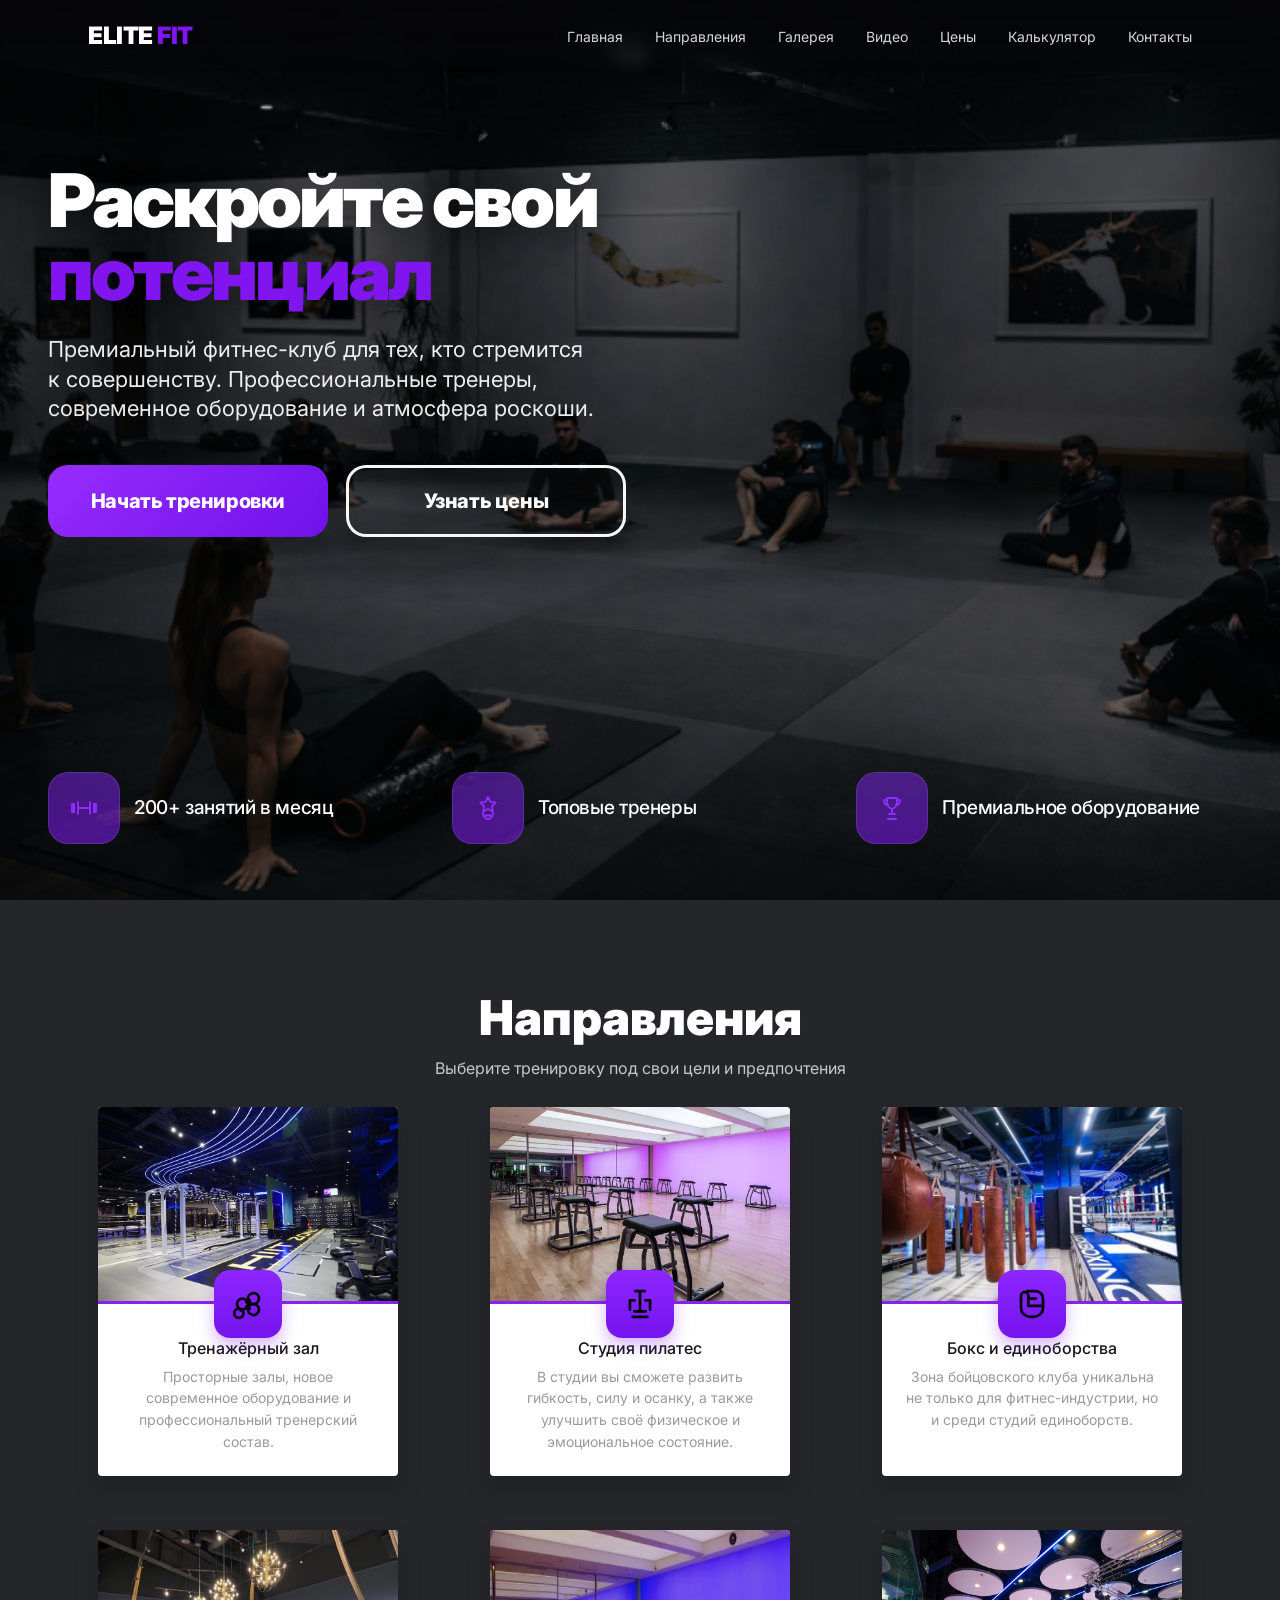
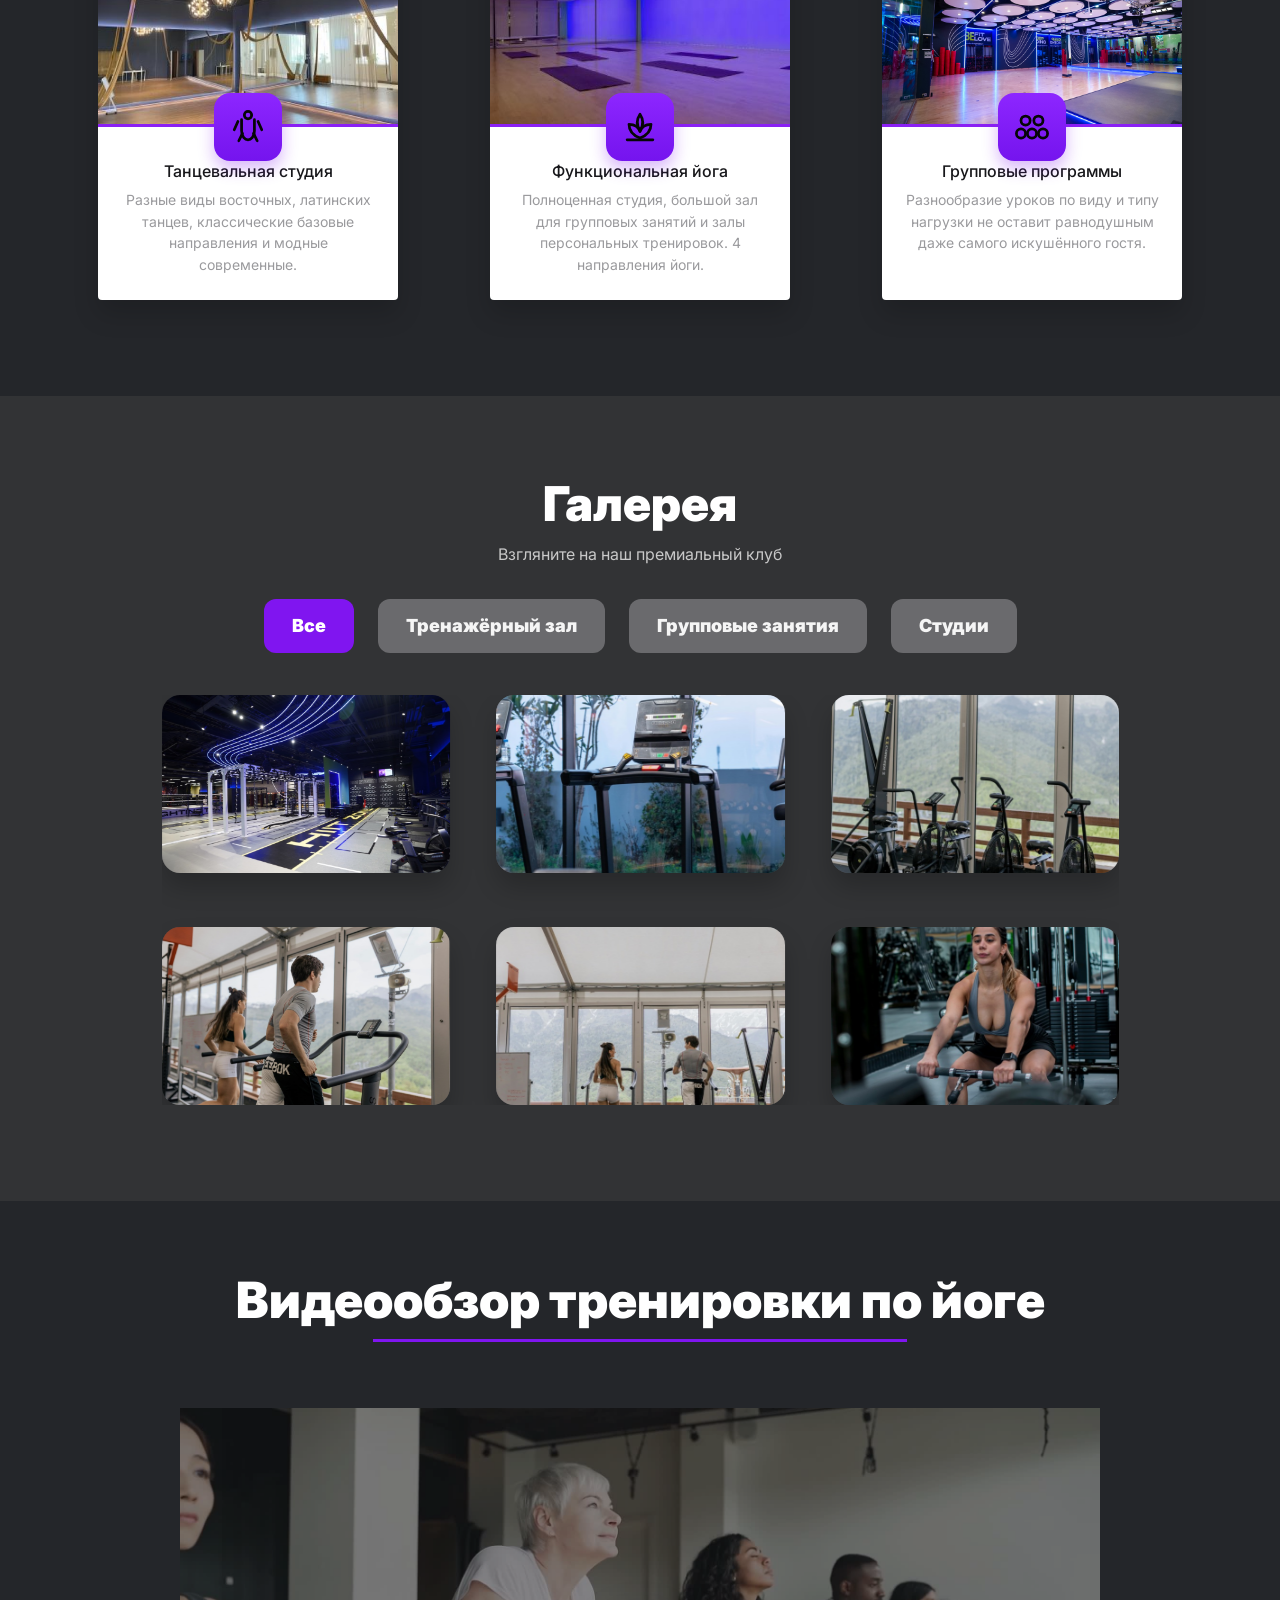
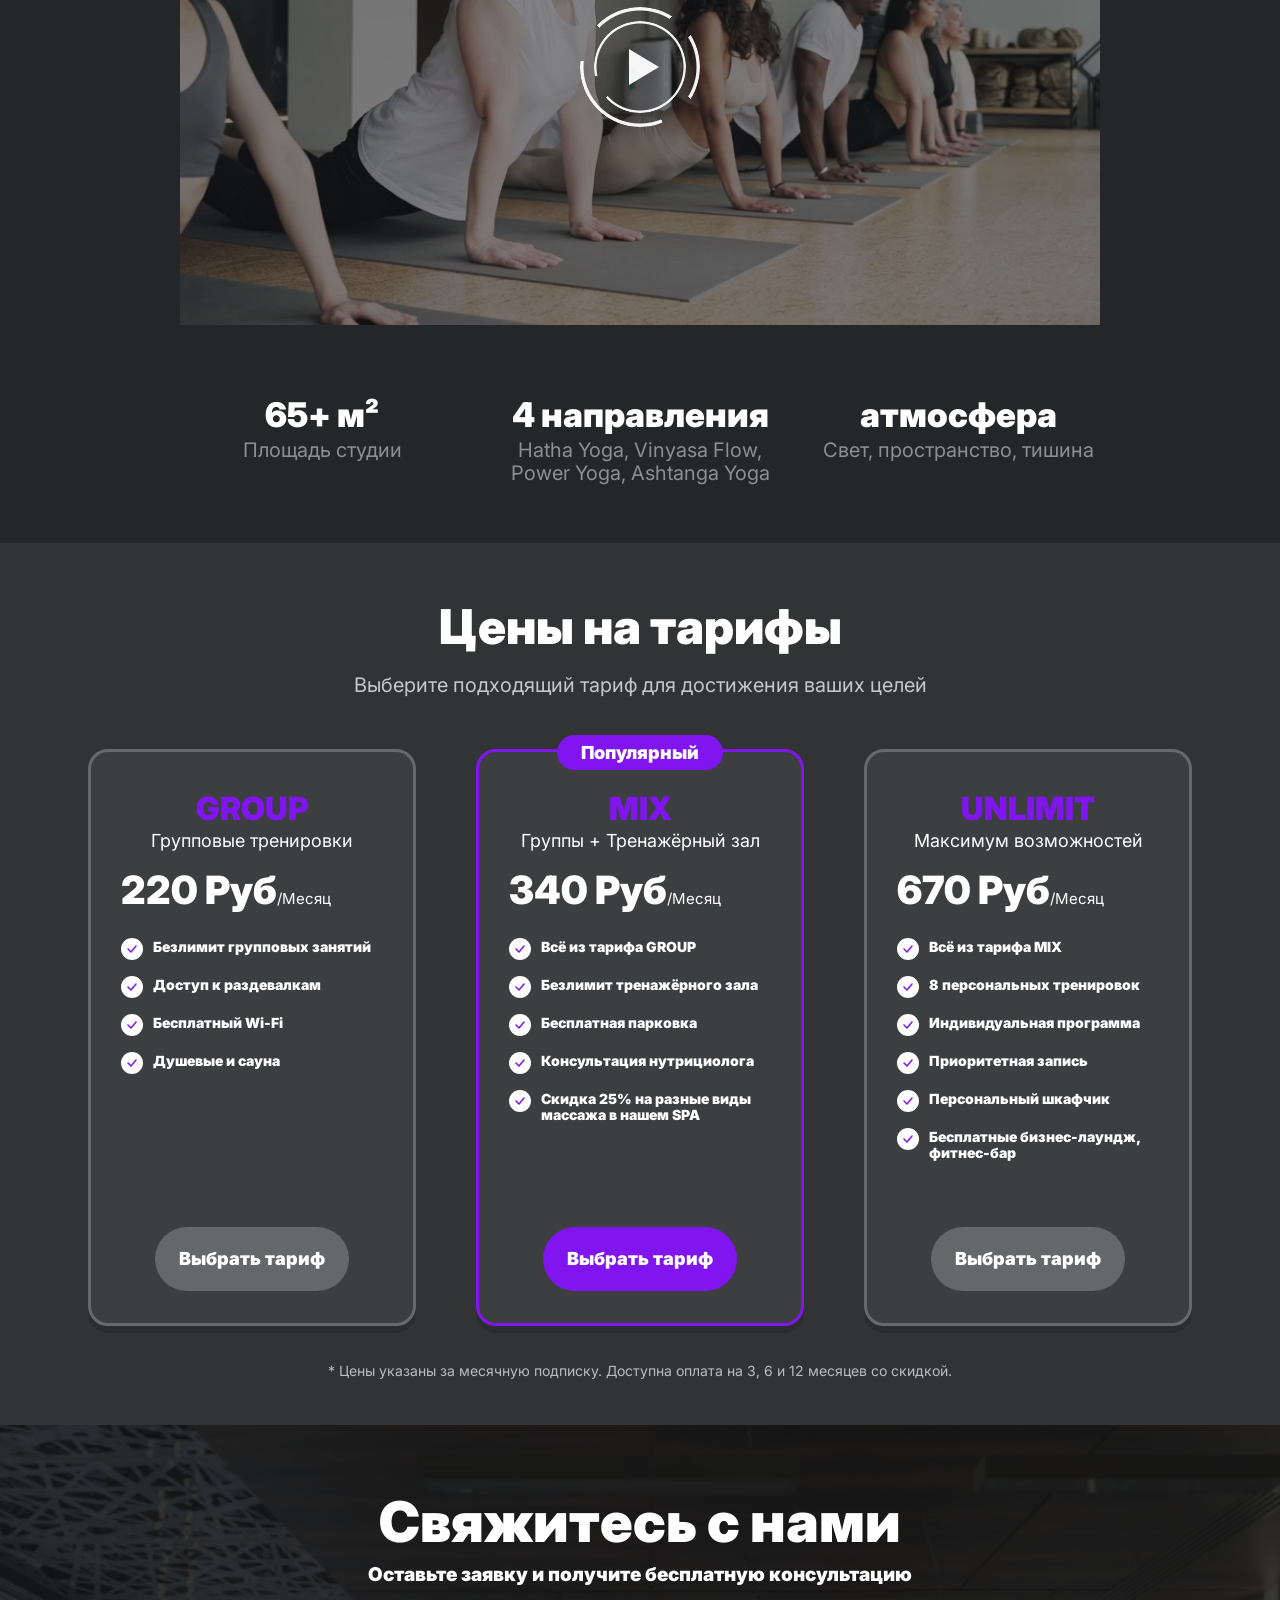
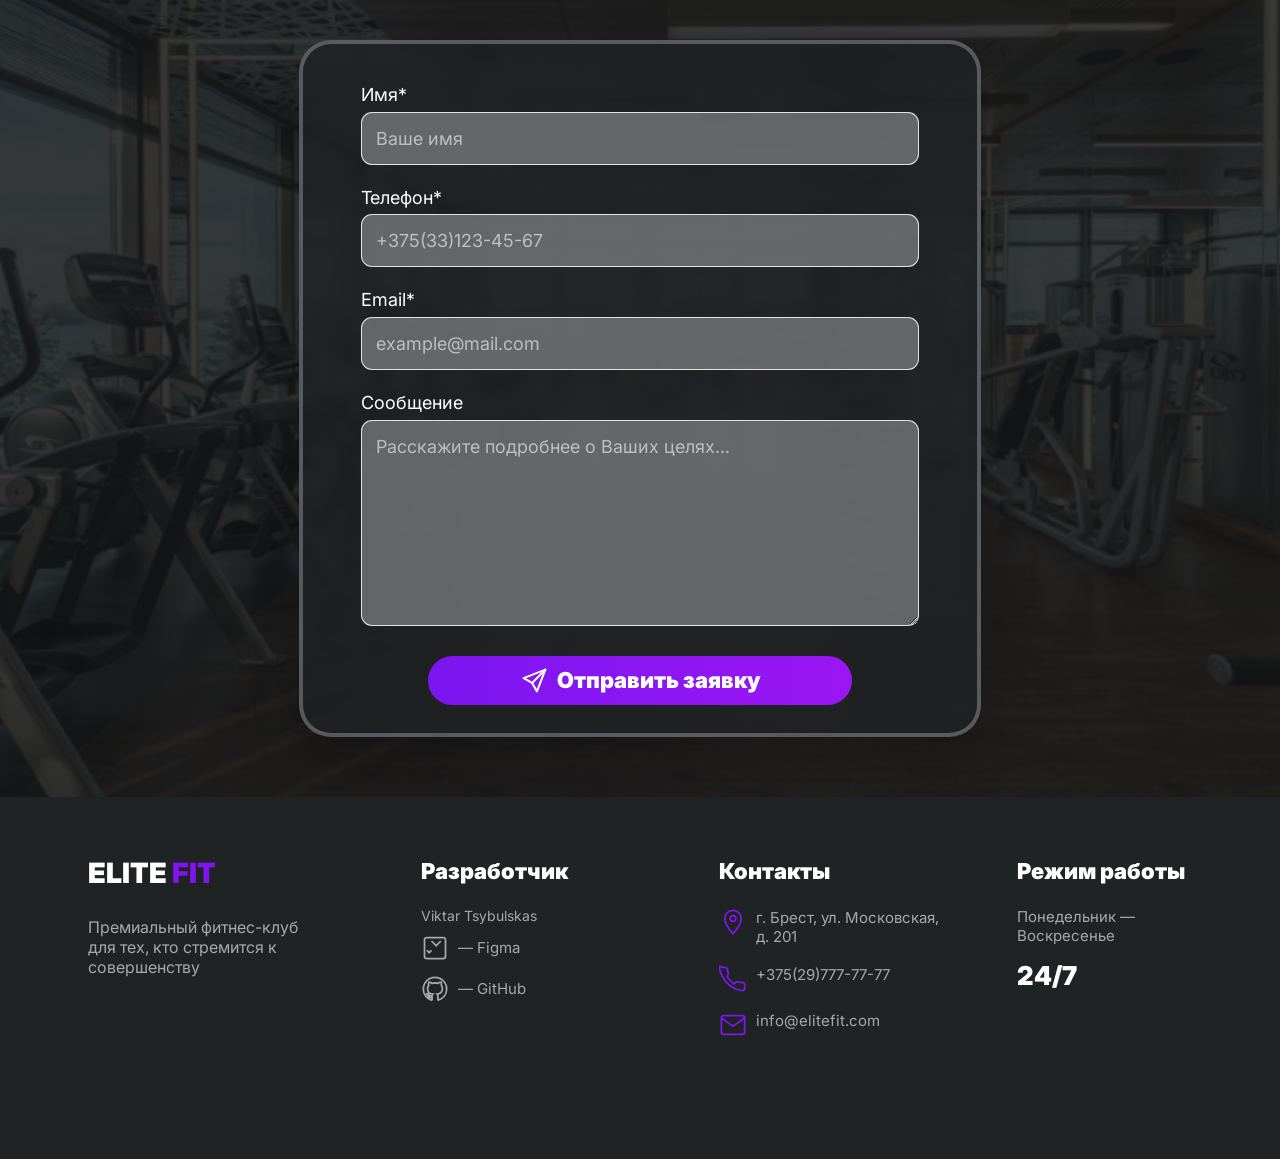
<file: public/index.html>
<!DOCTYPE html>
<html lang="ru">
<head>
  <meta charset="UTF-8">
  <meta name="viewport" content="width=device-width, initial-scale=1.0">
  <meta name="description" content="ELITE FIT — премиальный фитнес-клуб для тех, кто стремится к совершенству. Групповые занятия, тренажёрный зал, йога, бокс и многое другое.">
  <title>ELITE FIT — Премиальный фитнес-клуб</title>
  <link rel="stylesheet" href="style.css">
</head>
<body>

  <!-- =================== HEADER =================== -->
  <header class="header">
    <div class="header__inner">
      <a href="index.html" class="header__logo">ELITE <span>FIT</span></a>

      <input class="header__menu-state" type="checkbox" id="header-menu">
      <label class="header__burger" for="header-menu">
        <span></span>
        <span></span>
        <span></span>
      </label>

      <nav class="header__nav" aria-label="Основная навигация">
        <a href="#home"       class="header__nav-link">Главная</a>
        <a href="#directions" class="header__nav-link">Направления</a>
        <a href="#gallery"    class="header__nav-link">Галерея</a>
        <a href="#video"      class="header__nav-link">Видео</a>
        <a href="#pricing"    class="header__nav-link">Цены</a>
        <a href="calc.html"    class="header__nav-link">Калькулятор</a>
        <a href="#contact"    class="header__nav-link">Контакты</a>
      </nav>

      <nav class="header__mobile-menu" aria-label="Мобильная навигация">
        <a href="#home"       class="header__mobile-link">Главная</a>
        <a href="#directions" class="header__mobile-link">Направления</a>
        <a href="#gallery"    class="header__mobile-link">Галерея</a>
        <a href="#video"      class="header__mobile-link">Видео</a>
        <a href="#pricing"    class="header__mobile-link">Цены</a>
        <a href="calc.html"    class="header__mobile-link">Калькулятор</a>
        <a href="#contact"    class="header__mobile-link">Контакты</a>
        <a href="#" class="header__mobile-logo">ELITE <span>FIT</span></a>
      </nav>

    </div>
  </header>

  <!-- =================== HERO =================== -->
  <section class="hero" id="home">
    <div class="hero__bg">
      <img
        src="assets/png/1.png"
        alt="Тренировочный зал ELITE FIT"
      >
    </div>
    <div class="hero__content">
      <div class="hero__copy">
        <h1 class="hero__title">
          Раскройте свой<br>
          <span>потенциал</span>
        </h1>
        <p class="hero__desc">
          Премиальный фитнес-клуб для тех, кто стремится к совершенству.
          Профессиональные тренеры, современное оборудование и атмосфера роскоши.
        </p>
        <div class="hero__actions">
          <a href="#contact" class="btn btn--primary hero__btn">Начать тренировки</a>
          <a href="#pricing" class="btn btn--outline hero__btn">Узнать цены</a>
        </div>
      </div>
      <div class="hero__stats" role = "group" aria-label="Преимущества клуба">
        <div class="hero__stat">
          <div class="hero__stat-icon" aria-hidden="true">
            <svg viewBox="0 0 32 32" fill="none" stroke="currentColor" stroke-width="1.8" stroke-linecap="round" stroke-linejoin="round">
              <path d="M6 12v8M10 10v12M22 10v12M26 12v8" />
              <path d="M10 16h12" />
              <path d="M4 12h2v8H4zM26 12h2v8h-2z" />
            </svg>
          </div>
          <span class="hero__stat-text">200+ занятий в месяц</span>
        </div>
        <div class="hero__stat">
          <div class="hero__stat-icon" aria-hidden="true">
            <svg viewBox="0 0 32 32" fill="none" stroke="currentColor" stroke-width="1.8" stroke-linecap="round" stroke-linejoin="round">
              <path d="M16 5l2.4 4.8 5.3.8-3.8 3.7.9 5.2L16 17l-4.8 2.5.9-5.2-3.8-3.7 5.3-.8L16 5z" />
              <path d="M11 21c.5 3.4 2.5 6 5 6s4.5-2.6 5-6" />
              <path d="M13.5 23.5h5" />
            </svg>
          </div>
          <span class="hero__stat-text">Топовые тренеры</span>
        </div>
        <div class="hero__stat">
          <div class="hero__stat-icon" aria-hidden="true">
            <svg viewBox="0 0 32 32" fill="none" stroke="currentColor" stroke-width="1.8" stroke-linecap="round" stroke-linejoin="round">
              <path d="M11 6h10v4c0 3.7-2.3 6.7-5 6.7S11 13.7 11 10V6z" />
              <path d="M11 8H8c0 3 1.5 5 4 5M21 8h3c0 3-1.5 5-4 5" />
              <path d="M16 16.7v5.3" />
              <path d="M12 27h8" />
              <path d="M13 22h6" />
            </svg>
          </div>
          <span class="hero__stat-text">Премиальное оборудование</span>
        </div>
      </div>
    </div>
  </section>

  <!-- =================== DIRECTIONS =================== -->
  <section class="directions" id="directions">
    <div class="container">
      <div class="directions__header">
        <h2 class="section-title">Направления</h2>
        <p class="section-subtitle">Выберите тренировку под свои цели и предпочтения</p>
      </div>
      <div class="directions__grid">

        <article class="direction-card">
          <div class="direction-card__img">
            <img src="assets/png/2.png" alt="Тренажёрный зал">
          </div>
          <div class="direction-card__content">
            <span class="direction-card__icon" aria-hidden="true">
              <svg viewBox="0 0 48 48" fill="none" stroke="currentColor" stroke-width="3" stroke-linecap="round" stroke-linejoin="round">
                <circle cx="18" cy="24" r="6" />
                <circle cx="30" cy="18" r="6" />
                <circle cx="30" cy="30" r="6" />
                <circle cx="14" cy="34" r="5" />
                <path d="M22 22l4-2M22 27l4 2M18 30l-2 1" />
              </svg>
            </span>
            <h3 class="direction-card__title">Тренажёрный зал</h3>
            <p class="direction-card__desc">Просторные залы, новое современное оборудование и профессиональный тренерский состав.</p>
          </div>
        </article>

        <article class="direction-card">
          <div class="direction-card__img">
            <img src="assets/png/6.png" alt="Студия пилатес">
          </div>
          <div class="direction-card__content">
            <span class="direction-card__icon" aria-hidden="true">
              <svg viewBox="0 0 48 48" fill="none" stroke="currentColor" stroke-width="3" stroke-linecap="round" stroke-linejoin="round">
                <path d="M19 10h10" />
                <path d="M24 10v22" />
                <path d="M18 32h12" />
                <path d="M18 20h-5v10" />
                <path d="M30 20h5v10" />
                <path d="M16 38h16" />
              </svg>
            </span>
            <h3 class="direction-card__title">Студия пилатес</h3>
            <p class="direction-card__desc">В студии вы сможете развить гибкость, силу и осанку, а также улучшить своё физическое и эмоциональное состояние.</p>
          </div>
        </article>

        <article class="direction-card">
          <div class="direction-card__img">
            <img src="assets/png/7.png" alt="Бокс и единоборства">
          </div>
          <div class="direction-card__content">
            <span class="direction-card__icon" aria-hidden="true">
              <svg viewBox="0 0 48 48" fill="none" stroke="currentColor" stroke-width="3" stroke-linecap="round" stroke-linejoin="round">
                <path d="M19 10h9a8 8 0 018 8v10a10 10 0 01-10 10h-4A10 10 0 0112 28v-8" />
                <path d="M12 20v-5a4 4 0 018 0v9" />
                <path d="M20 18h8" />
                <path d="M20 26h15" />
              </svg>
            </span>
            <h3 class="direction-card__title">Бокс и единоборства</h3>
            <p class="direction-card__desc">Зона бойцовского клуба уникальна не только для фитнес-индустрии, но и среди студий единоборств.</p>
          </div>
        </article>

        <article class="direction-card">
          <div class="direction-card__img">
            <img src="assets/png/8.png" alt="Танцевальная студия">
          </div>
          <div class="direction-card__content">
            <span class="direction-card__icon" aria-hidden="true">
              <svg viewBox="0 0 48 48" fill="none" stroke="currentColor" stroke-width="3" stroke-linecap="round" stroke-linejoin="round">
                <path d="M17 16v12c0 7 4 10 7 10s7-3 7-10V16" />
                <path d="M13 18l-4 9" />
                <path d="M35 18l4 9" />
                <path d="M18 31l-4 8" />
                <path d="M30 31l4 8" />
                <circle cx="24" cy="11" r="4" />
              </svg>
            </span>
            <h3 class="direction-card__title">Танцевальная студия</h3>
            <p class="direction-card__desc">Разные виды восточных, латинских танцев, классические базовые направления и модные современные.</p>
          </div>
        </article>

        <article class="direction-card">
          <div class="direction-card__img">
            <img src="assets/png/9.png" alt="Функциональная йога">
          </div>
          <div class="direction-card__content">
            <span class="direction-card__icon" aria-hidden="true">
              <svg viewBox="0 0 48 48" fill="none" stroke="currentColor" stroke-width="3" stroke-linecap="round" stroke-linejoin="round">
                <path d="M24 36c-8-3-12-8-12-15 6 0 10 2 12 8 2-6 6-8 12-8 0 7-4 12-12 15z" />
                <path d="M24 28c-4-6-4-12 0-18 4 6 4 12 0 18z" />
                <path d="M10 38h28" />
              </svg>
            </span>
            <h3 class="direction-card__title">Функциональная йога</h3>
            <p class="direction-card__desc">Полноценная студия, большой зал для групповых занятий и залы персональных тренировок. 4 направления йоги.</p>
          </div>
        </article>

        <article class="direction-card">
          <div class="direction-card__img">
            <img src="assets/png/10.png" alt="Групповые программы">
          </div>
          <div class="direction-card__content">
            <span class="direction-card__icon" aria-hidden="true">
              <svg viewBox="0 0 48 48" fill="none" stroke="currentColor" stroke-width="3" stroke-linecap="round" stroke-linejoin="round">
                <circle cx="17" cy="17" r="5" />
                <circle cx="31" cy="17" r="5" />
                <circle cx="12" cy="31" r="5" />
                <circle cx="24" cy="31" r="5" />
                <circle cx="36" cy="31" r="5" />
              </svg>
            </span>
            <h3 class="direction-card__title">Групповые программы</h3>
            <p class="direction-card__desc">Разнообразие уроков по виду и типу нагрузки не оставит равнодушным даже самого искушённого гостя.</p>
          </div>
        </article>

      </div>
    </div>
  </section>

  <!-- =================== GALLERY =================== -->
  <section class="gallery" id="gallery">
    <div class="container">
      <div class="gallery__header">
        <h2 class="section-title">Галерея</h2>
        <p class="section-subtitle">Взгляните на наш премиальный клуб</p>
      </div>
      <div class="gallery__filters">
        <button type="button" class="gallery__filter-btn is-active" data-category="all">Все</button>
        <button type="button" class="gallery__filter-btn" data-category="gym">Тренажёрный зал</button>
        <button type="button" class="gallery__filter-btn" data-category="groups">Групповые занятия</button>
        <button type="button" class="gallery__filter-btn" data-category="studios">Студии</button>
      </div>
      <div class="gallery__slider">
        <button type="button" class="gallery__control gallery__control--prev" aria-label="Предыдущие фото">
          <svg viewBox="0 0 24 24" fill="none" stroke="currentColor" stroke-width="2.2" stroke-linecap="round" stroke-linejoin="round" aria-hidden="true">
            <path d="M15 6l-6 6 6 6" />
          </svg>
        </button>
        <div class="gallery__main">
          <div class="gallery__viewport">
            <div class="gallery__track"></div>
          </div>
        </div>
        <button type="button" class="gallery__control gallery__control--next" aria-label="Следующие фото">
          <svg viewBox="0 0 24 24" fill="none" stroke="currentColor" stroke-width="2.2" stroke-linecap="round" stroke-linejoin="round" aria-hidden="true">
            <path d="M9 6l6 6-6 6" />
          </svg>
        </button>
      </div>
    </div>
  </section>

  <!-- =================== VIDEO =================== -->
  <section class="video-section" id="video">
    <div class="video-section__inner">
      <h2 class="video-section__title">Видеообзор тренировки по йоге</h2>
      <div class="video-section__preview">
        <input
          class="video-section__state"
          type="checkbox"
          id="video-yoga-toggle"
        >
        <video
          class="video-section__video"
          src="assets/mp4/video.mp4"
          poster="assets/jpg/video-poster.jpg"
          preload="auto"
          playsinline
          autoplay
          muted
          controls
          aria-label="Видеообзор тренировки по йоге"
        ></video>
        <label class="video-section__cover" for="video-yoga-toggle">
          <span class="video-section__cover-hint">Показать видео</span>
          <span class="video-section__cover-icon" aria-hidden="true">
            <span class="video-section__play-btn">
              <span class="video-section__play-ring video-section__play-ring--outer"></span>
              <span class="video-section__play-ring video-section__play-ring--inner"></span>
              <span class="video-section__play-triangle"></span>
            </span>
          </span>
        </label>
      </div>
      <div class="video-section__stats">
        <div class="video-section__stat-item">
          <div class="video-section__stat-text">
            <strong>65+ м²</strong>
            <span>Площадь студии</span>
          </div>
        </div>
        <div class="video-section__stat-item">
          <div class="video-section__stat-text">
            <strong>4 направления</strong>
            <span>Hatha Yoga, Vinyasa Flow, Power Yoga, Ashtanga Yoga</span>
          </div>
        </div>
        <div class="video-section__stat-item">
          <div class="video-section__stat-text">
            <strong>атмосфера</strong>
            <span>Свет, пространство, тишина</span>
          </div>
        </div>
      </div>
    </div>
  </section>

  <!-- =================== PRICING =================== -->
  <section class="pricing" id="pricing">
    <div class="container">
      <div class="pricing__header">
        <h2 class="section-title">Цены на тарифы</h2>
        <p class="section-subtitle">Выберите подходящий тариф для достижения ваших целей</p>
      </div>
      <div class="pricing__grid">

        <!-- GROUP -->
        <div class="pricing-card">
          <div>
            <p class="pricing-card__name">GROUP</p>
            <p class="pricing-card__subtitle">Групповые тренировки</p>
          </div>
          <p class="pricing-card__price">220 Руб<span>/Месяц</span></p>
          <ul class="pricing-card__features">
            <li class="pricing-card__feature">Безлимит групповых занятий</li>
            <li class="pricing-card__feature">Доступ к раздевалкам</li>
            <li class="pricing-card__feature">Бесплатный Wi-Fi</li>
            <li class="pricing-card__feature">Душевые и сауна</li>
          </ul>
          <a href="#contact" class="btn btn--outline pricing-card__btn">Выбрать тариф</a>
        </div>

        <!-- MIX — POPULAR -->
        <div class="pricing-card pricing-card--popular">
          <span class="pricing-card__badge">Популярный</span>
          <div>
            <p class="pricing-card__name">MIX</p>
            <p class="pricing-card__subtitle">Группы + Тренажёрный зал</p>
          </div>
          <p class="pricing-card__price">340 Руб<span>/Месяц</span></p>
          <ul class="pricing-card__features">
            <li class="pricing-card__feature">Всё из тарифа GROUP</li>
            <li class="pricing-card__feature">Безлимит тренажёрного зала</li>
            <li class="pricing-card__feature">Бесплатная парковка</li>
            <li class="pricing-card__feature">Консультация нутрициолога</li>
            <li class="pricing-card__feature">Скидка 25% на разные виды массажа в нашем SPA</li>
          </ul>
          <a href="#contact" class="btn btn--primary pricing-card__btn">Выбрать тариф</a>
        </div>

        <!-- UNLIMIT -->
        <div class="pricing-card">
          <div>
            <p class="pricing-card__name">UNLIMIT</p>
            <p class="pricing-card__subtitle">Максимум возможностей</p>
          </div>
          <p class="pricing-card__price">670 Руб<span>/Месяц</span></p>
          <ul class="pricing-card__features">
            <li class="pricing-card__feature">Всё из тарифа MIX</li>
            <li class="pricing-card__feature">8 персональных тренировок</li>
            <li class="pricing-card__feature">Индивидуальная программа</li>
            <li class="pricing-card__feature">Приоритетная запись</li>
            <li class="pricing-card__feature">Персональный шкафчик</li>
            <li class="pricing-card__feature">Бесплатные бизнес-лаундж, фитнес-бар</li>
          </ul>
          <a href="#contact" class="btn btn--outline pricing-card__btn">Выбрать тариф</a>
        </div>

      </div>
      <p class="pricing__note">
        * Цены указаны за месячную подписку. Доступна оплата на 3, 6 и 12 месяцев со скидкой.
      </p>
    </div>
  </section>

  <!-- =================== CONTACT =================== -->
  <section class="contact" id="contact">
    <div class="contact__bg">
      <img
        src="assets/png/3.png"
        alt=""
        aria-hidden="true"
      >
    </div>
    <div class="contact__inner">
      <div class="contact__header">
        <h2 class="section-title">Свяжитесь с нами</h2>
        <p class="section-subtitle">Оставьте заявку и получите бесплатную консультацию</p>
      </div>
      <div class="contact__form">
        <div class="contact__field">
          <label for="name">Имя*</label>
          <input type="text" id="name" name="name" placeholder="Ваше имя" required>
        </div>
        <div class="contact__field">
          <label for="phone">Телефон*</label>
          <input type="tel" id="phone" name="phone" placeholder="+375(33)123-45-67" required>
        </div>
        <div class="contact__field">
          <label for="email">Email*</label>
          <input type="email" id="email" name="email" placeholder="example@mail.com" required>
        </div>
        <div class="contact__field">
          <label for="message">Сообщение</label>
          <textarea id="message" name="message" placeholder="Расскажите подробнее о Ваших целях..."></textarea>
        </div>
        <button type="button" class="contact__submit">
          <svg viewBox="0 0 24 24" fill="none" stroke="currentColor" stroke-width="1.7" stroke-linecap="round" stroke-linejoin="round" aria-hidden="true">
            <path d="M21 3L10 14" />
            <path d="M21 3l-7 18-4-7-7-4 18-7z" />
          </svg>
          Отправить заявку
        </button>
      </div>
    </div>
  </section>

  <!-- =================== FOOTER =================== -->
  <footer class="footer">
    <div class="footer__top">
      <div class="footer__brand">
        <a href="index.html" class="footer__logo">ELITE <span>FIT</span></a>
        <p class="footer__brand-desc">
          Премиальный фитнес-клуб для тех, кто стремится к совершенству
        </p>
      </div>

      <div>
        <h3 class="footer__col-title">Разработчик</h3>
        <div class="footer__dev">
          <p class="footer__dev-name">Viktar Tsybulskas</p>
          <div class="footer__dev-links">
            <a href="#" class="footer__dev-link">
              <svg viewBox="0 0 24 24" fill="none" stroke="currentColor" stroke-width="1.5">
                <rect x="3" y="3" width="18" height="18" rx="2"/>
                <path d="M9 14l-2 2-2-2m4-8l4 4 4-4"/>
              </svg>
              — Figma
            </a>
            <a href="#" class="footer__dev-link">
              <svg viewBox="0 0 24 24" fill="none" stroke="currentColor" stroke-width="1.5">
                <path d="M12 2C6.48 2 2 6.48 2 12c0 4.42 2.87 8.17 6.84 9.49.5.09.68-.22.68-.48v-1.7C6.73 19.91 6.14 18 6.14 18c-.46-1.16-1.11-1.47-1.11-1.47-.91-.62.07-.61.07-.61 1 .07 1.53 1.03 1.53 1.03.9 1.52 2.34 1.08 2.91.83.09-.65.35-1.08.63-1.33-2.22-.25-4.55-1.11-4.55-4.94 0-1.09.39-1.98 1.03-2.68-.1-.25-.45-1.27.1-2.64 0 0 .84-.27 2.75 1.02A9.56 9.56 0 0112 6.8c.85.004 1.7.115 2.5.337 1.9-1.29 2.74-1.02 2.74-1.02.55 1.37.2 2.39.1 2.64.64.7 1.03 1.59 1.03 2.68 0 3.84-2.34 4.69-4.57 4.93.36.31.68.92.68 1.85v2.74c0 .27.18.58.69.48A10.01 10.01 0 0022 12c0-5.52-4.48-10-10-10z"/>
              </svg>
              — GitHub
            </a>
          </div>
        </div>
      </div>

      <div>
        <h3 class="footer__col-title">Контакты</h3>
        <div class="footer__contacts">
          <div class="footer__contact-item">
            <svg viewBox="0 0 24 24" fill="none" stroke="currentColor" stroke-width="1.5">
              <path d="M12 2C8.13 2 5 5.13 5 9c0 5.25 7 13 7 13s7-7.75 7-13c0-3.87-3.13-7-7-7zm0 9.5c-1.38 0-2.5-1.12-2.5-2.5s1.12-2.5 2.5-2.5 2.5 1.12 2.5 2.5-1.12 2.5-2.5 2.5z"/>
            </svg>
            г. Брест, ул. Московская, д. 201
          </div>
          <div class="footer__contact-item">
            <svg viewBox="0 0 24 24" fill="none" stroke="currentColor" stroke-width="1.5">
              <path d="M22 16.92v3a2 2 0 01-2.18 2 19.79 19.79 0 01-8.63-3.07A19.5 19.5 0 013.07 9.81a19.79 19.79 0 01-3.07-8.67A2 2 0 012.18 2h3a2 2 0 012 1.72c.127.96.361 1.903.7 2.81a2 2 0 01-.45 2.11L6.91 9.91a16 16 0 006.19 6.19l1.27-1.27a2 2 0 012.11-.45 12.84 12.84 0 002.81.7A2 2 0 0122 16.92z"/>
            </svg>
            +375(29)777-77-77
          </div>
          <div class="footer__contact-item">
            <svg viewBox="0 0 24 24" fill="none" stroke="currentColor" stroke-width="1.5">
              <path d="M4 4h16c1.1 0 2 .9 2 2v12c0 1.1-.9 2-2 2H4c-1.1 0-2-.9-2-2V6c0-1.1.9-2 2-2z"/>
              <polyline points="22,6 12,13 2,6"/>
            </svg>
            info@elitefit.com
          </div>
        </div>
      </div>

      <div>
        <h3 class="footer__col-title">Режим работы</h3>
        <p class="footer__hours">Понедельник — Воскресенье</p>
        <p class="footer__hours-value">24/7</p>
      </div>
    </div>

    <div class="footer__bottom">
      <p class="footer__copy">© 2026 ELITE FIT. Все права защищены.</p>
      <div class="footer__bottom-links">
        <a href="#" class="footer__bottom-link">SEO</a>
        <a href="#" class="footer__bottom-link">ЗОЖ</a>
      </div>
    </div>
  </footer>
  <script src="script.js" defer></script>
</body>
</html>
</file>
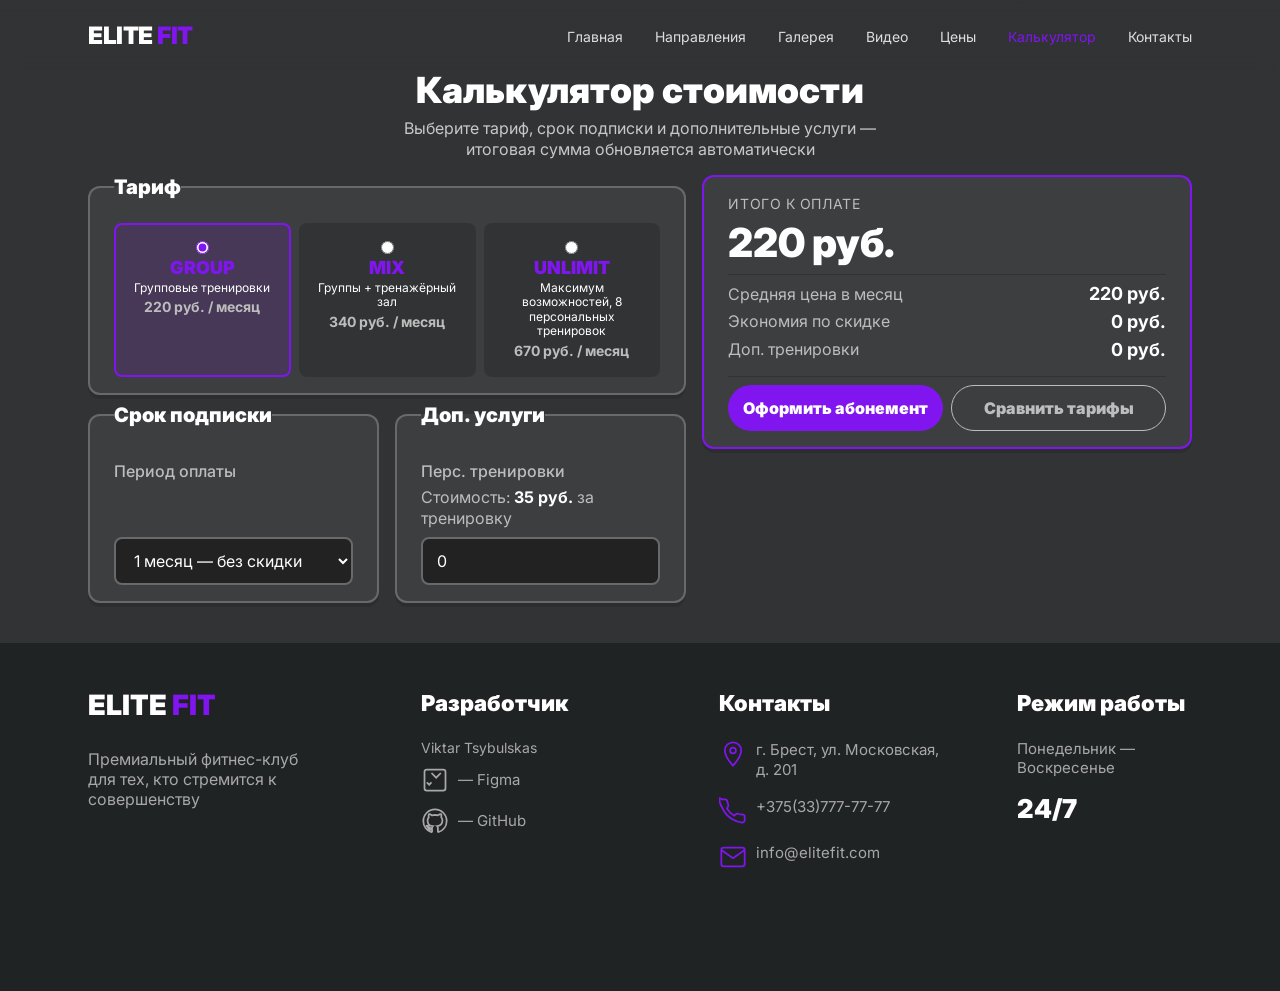
<file: public/calc.html>
<!DOCTYPE html>
<html lang="ru">
<head>
  <meta charset="UTF-8">
  <meta name="viewport" content="width=device-width, initial-scale=1.0">
  <meta name="description" content="Калькулятор стоимости абонемента ELITE FIT — рассчитайте цену тарифа с учётом срока подписки и дополнительных услуг.">
  <title>ELITE FIT — Калькулятор стоимости</title>
  <link rel="stylesheet" href="style.css">
</head>
<body class="page-calc">

  <!-- =================== HEADER =================== -->
  <header class="header">
    <div class="header__inner">
      <a href="index.html" class="header__logo">ELITE <span>FIT</span></a>

      <input class="header__menu-state" type="checkbox" id="header-menu">
      <label class="header__burger" for="header-menu">
        <span></span>
        <span></span>
        <span></span>
      </label>

      <nav class="header__nav" aria-label="Основная навигация">
        <a href="index.html#home" class="header__nav-link">Главная</a>
        <a href="index.html#directions" class="header__nav-link">Направления</a>
        <a href="index.html#gallery" class="header__nav-link">Галерея</a>
        <a href="index.html#video" class="header__nav-link">Видео</a>
        <a href="index.html#pricing" class="header__nav-link">Цены</a>
        <a href="calc.html" class="header__nav-link header__nav-link--active" aria-current="page">Калькулятор</a>
        <a href="index.html#contact" class="header__nav-link">Контакты</a>
      </nav>

      <nav class="header__mobile-menu" aria-label="Мобильная навигация">
        <a href="index.html#home" class="header__mobile-link">Главная</a>
        <a href="index.html#directions" class="header__mobile-link">Направления</a>
        <a href="index.html#gallery" class="header__mobile-link">Галерея</a>
        <a href="index.html#video" class="header__mobile-link">Видео</a>
        <a href="index.html#pricing" class="header__mobile-link">Цены</a>
        <a href="calc.html" class="header__mobile-link header__mobile-link--active" aria-current="page">Калькулятор</a>
        <a href="index.html#contact" class="header__mobile-link">Контакты</a>
        <a href="index.html" class="header__mobile-logo">ELITE <span>FIT</span></a>
      </nav>

    </div>
  </header>

  <main class="calc-page" id="calculator">
    <div class="container">
      <header class="calc-page__header">
        <h1 class="section-title">Калькулятор стоимости</h1>
        <p class="section-subtitle">
          Выберите тариф, срок подписки и дополнительные услуги — итоговая сумма обновляется автоматически
        </p>
      </header>

      <div class="calc-page__layout">
        <form class="calc-form" id="calc-form">
          <fieldset class="calc-field">
            <legend class="calc-field__legend">Тариф</legend>
            <div class="calc-options">
              <label class="calc-option">
                <input type="radio" name="tariff" value="group" checked>
                <span class="calc-option__body">
                  <span class="calc-option__title">GROUP</span>
                  <span class="calc-option__desc">Групповые тренировки</span>
                  <span class="calc-option__price">220 руб. / месяц</span>
                </span>
              </label>
              <label class="calc-option">
                <input type="radio" name="tariff" value="mix">
                <span class="calc-option__body">
                  <span class="calc-option__title">MIX</span>
                  <span class="calc-option__desc">Группы + тренажёрный зал</span>
                  <span class="calc-option__price">340 руб. / месяц</span>
                </span>
              </label>
              <label class="calc-option">
                <input type="radio" name="tariff" value="unlimit">
                <span class="calc-option__body">
                  <span class="calc-option__title">UNLIMIT</span>
                  <span class="calc-option__desc">Максимум возможностей, 8 персональных тренировок</span>
                  <span class="calc-option__price">670 руб. / месяц</span>
                </span>
              </label>
            </div>
          </fieldset>

          <div class="calc-form__row">
            <fieldset class="calc-field">
              <legend class="calc-field__legend">Срок подписки</legend>
              <label class="calc-field__label" for="period">Период оплаты</label>
              <select class="calc-select" id="period" name="period">
                <option value="1">1 месяц — без скидки</option>
                <option value="3">3 месяца — скидка 5%</option>
                <option value="6">6 месяцев — скидка 10%</option>
                <option value="12">12 месяцев — скидка 15%</option>
              </select>
              <p class="calc-field__hint">
                * Скидки действуют на оплату абонемента на 3, 6 и 12 месяцев, как указано в разделе «Цены».
              </p>
            </fieldset>

            <fieldset class="calc-field">
              <legend class="calc-field__legend">Доп. услуги</legend>
              <label class="calc-field__label" for="extraPersonal">Перс. тренировки</label>
              <p class="calc-field__rate">Стоимость: <strong>35 руб.</strong> за тренировку</p>
              <input
                class="calc-input"
                type="number"
                id="extraPersonal"
                name="extraPersonal"
                min="0"
                max="30"
                step="1"
                value="0"
                inputmode="numeric"
              >
              <p class="calc-field__hint">
                Стоимость одной дополнительной тренировки — 35 руб. В тарифе UNLIMIT уже включено 8 персональных занятий.
              </p>
            </fieldset>
          </div>
        </form>

        <aside class="calc-result" aria-live="polite" aria-atomic="true">
          <div class="calc-result__card">
            <p class="calc-result__label">Итого к оплате</p>
            <p class="calc-result__total" id="calc-total">0 руб.</p>
            <p class="calc-result__summary" id="calc-summary">Выберите параметры абонемента.</p>

            <div class="calc-result__rows">
              <p class="calc-result__row">
                <span>Средняя цена в месяц</span>
                <strong id="calc-monthly">0 руб.</strong>
              </p>
              <p class="calc-result__row">
                <span>Экономия по скидке</span>
                <strong id="calc-savings">0 руб.</strong>
              </p>
              <p class="calc-result__row">
                <span>Доп. тренировки</span>
                <strong id="calc-personal-cost">0 руб.</strong>
              </p>
            </div>

            <div class="calc-result__actions">
              <a href="index.html#contact" class="btn btn--primary">Оформить абонемент</a>
              <a href="index.html#pricing" class="btn btn--outline">Сравнить тарифы</a>
            </div>
          </div>
        </aside>
      </div>
    </div>
  </main>

  <!-- =================== FOOTER =================== -->
  <footer class="footer">
    <div class="footer__top">
      <div class="footer__brand">
        <a href="index.html" class="footer__logo">ELITE <span>FIT</span></a>
        <p class="footer__brand-desc">
          Премиальный фитнес-клуб для тех, кто стремится к совершенству
        </p>
      </div>

      <div>
        <h2 class="footer__col-title">Разработчик</h2>
        <div class="footer__dev">
          <p class="footer__dev-name">Viktar Tsybulskas</p>
          <div class="footer__dev-links">
            <a href="#" class="footer__dev-link">
              <svg viewBox="0 0 24 24" fill="none" stroke="currentColor" stroke-width="1.5">
                <rect x="3" y="3" width="18" height="18" rx="2"/>
                <path d="M9 14l-2 2-2-2m4-8l4 4 4-4"/>
              </svg>
              — Figma
            </a>
            <a href="#" class="footer__dev-link">
              <svg viewBox="0 0 24 24" fill="none" stroke="currentColor" stroke-width="1.5">
                <path d="M12 2C6.48 2 2 6.48 2 12c0 4.42 2.87 8.17 6.84 9.49.5.09.68-.22.68-.48v-1.7C6.73 19.91 6.14 18 6.14 18c-.46-1.16-1.11-1.47-1.11-1.47-.91-.62.07-.61.07-.61 1 .07 1.53 1.03 1.53 1.03.9 1.52 2.34 1.08 2.91.83.09-.65.35-1.08.63-1.33-2.22-.25-4.55-1.11-4.55-4.94 0-1.09.39-1.98 1.03-2.68-.1-.25-.45-1.27.1-2.64 0 0 .84-.27 2.75 1.02A9.56 9.56 0 0112 6.8c.85.004 1.7.115 2.5.337 1.9-1.29 2.74-1.02 2.74-1.02.55 1.37.2 2.39.1 2.64.64.7 1.03 1.59 1.03 2.68 0 3.84-2.34 4.69-4.57 4.93.36.31.68.92.68 1.85v2.74c0 .27.18.58.69.48A10.01 10.01 0 0022 12c0-5.52-4.48-10-10-10z"/>
              </svg>
              — GitHub
            </a>
          </div>
        </div>
      </div>

      <div>
        <h2 class="footer__col-title">Контакты</h2>
        <div class="footer__contacts">
          <div class="footer__contact-item">
            <svg viewBox="0 0 24 24" fill="none" stroke="currentColor" stroke-width="1.5">
              <path d="M12 2C8.13 2 5 5.13 5 9c0 5.25 7 13 7 13s7-7.75 7-13c0-3.87-3.13-7-7-7zm0 9.5c-1.38 0-2.5-1.12-2.5-2.5s1.12-2.5 2.5-2.5 2.5 1.12 2.5 2.5-1.12 2.5-2.5 2.5z"/>
            </svg>
            г. Брест, ул. Московская, д. 201
          </div>
          <div class="footer__contact-item">
            <svg viewBox="0 0 24 24" fill="none" stroke="currentColor" stroke-width="1.5">
              <path d="M22 16.92v3a2 2 0 01-2.18 2 19.79 19.79 0 01-8.63-3.07A19.5 19.5 0 013.07 9.81a19.79 19.79 0 01-3.07-8.67A2 2 0 012.18 2h3a2 2 0 012 1.72c.127.96.361 1.903.7 2.81a2 2 0 01-.45 2.11L6.91 9.91a16 16 0 006.19 6.19l1.27-1.27a2 2 0 012.11-.45 12.84 12.84 0 002.81.7A2 2 0 0122 16.92z"/>
            </svg>
            +375(33)777-77-77
          </div>
          <div class="footer__contact-item">
            <svg viewBox="0 0 24 24" fill="none" stroke="currentColor" stroke-width="1.5">
              <path d="M4 4h16c1.1 0 2 .9 2 2v12c0 1.1-.9 2-2 2H4c-1.1 0-2-.9-2-2V6c0-1.1.9-2 2-2z"/>
              <polyline points="22,6 12,13 2,6"/>
            </svg>
            info@elitefit.com
          </div>
        </div>
      </div>

      <div>
        <h2 class="footer__col-title">Режим работы</h2>
        <p class="footer__hours">Понедельник — Воскресенье</p>
        <p class="footer__hours-value">24/7</p>
      </div>
    </div>

    <div class="footer__bottom">
      <p class="footer__copy">© 2026 ELITE FIT. Все права защищены.</p>
      <div class="footer__bottom-links">
        <a href="#" class="footer__bottom-link">SEO</a>
        <a href="#" class="footer__bottom-link">ЗОЖ</a>
      </div>
    </div>
  </footer>

  <script src="calc.js" defer></script>
</body>
</html>
</file>
<file: public/style.css>
@import url("https://fonts.googleapis.com/css2?family=Inter:wght@400;500;700;900&display=swap");
.calc-field, .calc-result__card {
  background-color: #1a1a1a;
  border-radius: 12px;
  overflow: hidden;
  transition: transform 0.3s ease;
}
.calc-field:hover, .calc-result__card:hover {
  transform: translateY(-4px);
}

*,
*::before,
*::after {
  box-sizing: border-box;
  margin: 0;
  padding: 0;
}

html {
  scroll-behavior: smooth;
  -webkit-text-size-adjust: 100%;
}

body {
  min-width: 320px;
  background-color: #000000;
  color: #ffffff;
  font-family: "Inter", sans-serif;
  font-size: 16px;
  font-weight: 400;
  line-height: 1.5;
  -webkit-font-smoothing: antialiased;
  -moz-osx-font-smoothing: grayscale;
}

img,
video {
  max-width: 100%;
  display: block;
}

a {
  color: inherit;
  text-decoration: none;
}

ul,
ol {
  list-style: none;
}

button,
input,
textarea,
select {
  font: inherit;
}

h1, h2, h3, h4, h5, h6 {
  font-weight: 700;
  line-height: 1.2;
}

.text-purple {
  color: #8015F0;
}

.text-grey {
  color: #BDBDBD;
}

.text-white {
  color: #ffffff;
}

.text-center {
  text-align: center;
}

.btn {
  display: inline-flex;
  align-items: center;
  justify-content: center;
  padding: 12px 28px;
  border-radius: 50px;
  font-family: "Inter", sans-serif;
  font-size: 16px;
  font-weight: 500;
  cursor: pointer;
  border: none;
  transition: background-color 0.3s ease, color 0.3s ease, border-color 0.3s ease;
  text-decoration: none;
  white-space: nowrap;
}
.btn--primary {
  background-color: #8015F0;
  color: #ffffff;
}
.btn--primary:hover {
  background-color: #6a0fd0;
}
.btn--outline {
  background-color: transparent;
  color: #BDBDBD;
  border: 1.5px solid #BDBDBD;
}
.btn--outline:hover {
  background-color: #8015F0;
  color: #ffffff;
  border-color: #8015F0;
}

.container {
  width: 100%;
  max-width: 1200px;
  margin: 0 auto;
  padding: 0 16px;
}
@media (min-width: 768px) {
  .container {
    padding: 0 32px;
  }
}
@media (min-width: 1024px) {
  .container {
    padding: 0 48px;
  }
}

.section-title {
  font-size: 32px;
  font-weight: 700;
  color: #ffffff;
  text-align: center;
}
@media (min-width: 768px) {
  .section-title {
    font-size: 40px;
  }
}
@media (min-width: 1024px) {
  .section-title {
    font-size: 56px;
  }
}
.section-title {
  margin-bottom: 8px;
}

.section-subtitle {
  text-align: center;
  color: #BDBDBD;
  font-size: 16px;
  margin-bottom: 48px;
}
@media (min-width: 768px) {
  .section-subtitle {
    font-size: 18px;
  }
}

/* ============================================
   Header
   ============================================ */
.header {
  position: fixed;
  top: 0;
  left: 0;
  width: 100%;
  z-index: 100;
  background: linear-gradient(180deg, rgba(6, 6, 10, 0.82) 0%, rgba(6, 6, 10, 0.44) 72%, rgba(6, 6, 10, 0) 100%);
  backdrop-filter: blur(10px);
}

.header__inner {
  position: relative;
  display: flex;
  align-items: center;
  justify-content: space-between;
  width: 100%;
  max-width: 1200px;
  margin: 0 auto;
  padding: 0 28px;
  height: 80px;
}

@media (min-width: 768px) {
  .header__inner {
    padding: 0 32px;
    height: 64px;
  }
}
@media (min-width: 1024px) {
  .header__inner {
    padding: 0 48px;
    height: 72px;
  }
}
.header__logo {
  font-size: 30px;
  font-weight: 900;
  color: #ffffff;
  letter-spacing: -0.5px;
  line-height: 1;
}

.header__logo span {
  color: #8015F0;
}

@media (min-width: 768px) {
  .header__logo {
    font-size: 24px;
  }
}
.header__nav {
  display: none;
}

@media (min-width: 768px) {
  .header__nav {
    display: flex;
    align-items: center;
    gap: 20px;
  }
}
@media (min-width: 1024px) {
  .header__nav {
    gap: 32px;
  }
}
.header__nav-link {
  font-size: 14px;
  color: rgba(255, 255, 255, 0.84);
  transition: color 0.3s ease;
}

.header__nav-link:hover {
  color: #8015F0;
}

.header__menu-state {
  position: absolute;
  width: 1px;
  height: 1px;
  padding: 0;
  margin: -1px;
  overflow: hidden;
  clip: rect(0, 0, 0, 0);
  clip-path: inset(50%);
  white-space: nowrap;
  border: 0;
  opacity: 0;
}

.header__burger {
  position: relative;
  z-index: 140;
  width: 36px;
  height: 26px;
  display: flex;
  flex-direction: column;
  justify-content: space-between;
  cursor: pointer;
}

.header__burger span {
  display: block;
  width: 100%;
  height: 2px;
  background-color: #ffffff;
  transition: transform 0.3s ease, opacity 0.2s ease;
}

.header__menu-state:checked + .header__burger {
  position: fixed;
  top: 27px;
  right: 20px;
  width: 36px;
  height: 36px;
}

.header__menu-state:checked + .header__burger span {
  position: absolute;
  top: 50%;
  left: 0;
  height: 3px;
}

.header__menu-state:checked + .header__burger span:nth-child(1) {
  transform: rotate(45deg);
}

.header__menu-state:checked + .header__burger span:nth-child(2) {
  opacity: 0;
}

.header__menu-state:checked + .header__burger span:nth-child(3) {
  transform: rotate(-45deg);
}

.header__mobile-menu {
  position: fixed;
  top: 0;
  right: 0;
  z-index: 120;
  width: min(230px, 100vw);
  min-height: 100vh;
  padding: 94px 24px 32px;
  display: flex;
  flex-direction: column;
  align-items: flex-end;
  gap: 12px;
  background-color: #3F4245;
  transform: translateX(100%);
  transition: transform 0.35s ease;
}

.header__menu-state:checked ~ .header__mobile-menu {
  transform: translateX(0);
}

.header__mobile-link {
  font-size: 25px;
  font-weight: 900;
  line-height: 1.2;
  color: #ffffff;
  text-transform: uppercase;
  transition: color 0.3s ease;
}

.header__mobile-link:hover {
  color: #8015F0;
}

.header__mobile-logo {
  margin-top: 20px;
  align-self: center;
  font-size: 39px;
  font-weight: 900;
  line-height: 1;
  color: #ffffff;
  letter-spacing: -0.5px;
}

.header__mobile-logo span {
  color: #8015F0;
}

@media (min-width: 768px) {
  .header__menu-state,
  .header__burger,
  .header__mobile-menu {
    display: none;
  }
}
.header__cta {
  display: none;
}

@media (min-width: 1024px) {
  .header__cta {
    display: inline-flex;
  }
}
/* ============================================
   Hero
   ============================================ */
.hero {
  position: relative;
  min-height: 100svh;
  display: flex;
  align-items: center;
  overflow: hidden;
  padding-top: 64px;
  background-color: #07070a;
}

@media (min-width: 1024px) {
  .hero {
    padding-top: 72px;
    min-height: 100vh;
  }
}
.hero__bg {
  position: absolute;
  inset: 0;
  z-index: 0;
}

.hero__bg img {
  width: 100%;
  height: 100%;
  object-fit: cover;
  display: block;
}

.hero__overlay {
  position: absolute;
  inset: 0;
  z-index: 0;
  background: linear-gradient(90deg, rgba(7, 7, 10, 0.92) 0%, rgba(7, 7, 10, 0.72) 34%, rgba(7, 7, 10, 0.44) 58%, rgba(7, 7, 10, 0.74) 100%), linear-gradient(180deg, rgba(7, 7, 10, 0.24) 0%, rgba(7, 7, 10, 0.08) 42%, rgba(7, 7, 10, 0.9) 100%);
}

.hero__content {
  position: relative;
  z-index: 1;
  width: 100%;
  max-width: 1280px;
  margin: 0 auto;
  padding: 56px 16px 40px;
  display: flex;
  flex-direction: column;
  justify-content: space-between;
  gap: 56px;
}

@media (min-width: 768px) {
  .hero__content {
    padding: 84px 32px 48px;
    min-height: calc(100svh - 64px);
  }
}
@media (min-width: 1024px) {
  .hero__content {
    padding: 92px 48px 56px;
    min-height: calc(100vh - 72px);
  }
}
.hero__copy {
  max-width: 760px;
}

.hero__title {
  font-size: clamp(46px, 8vw, 74px);
  font-weight: 900;
  color: #ffffff;
  line-height: 0.98;
  letter-spacing: -0.04em;
  margin-bottom: 26px;
  text-shadow: 0 10px 30px rgba(0, 0, 0, 0.34);
}

.hero__title span {
  color: #8015F0;
}

.hero__desc {
  color: rgba(255, 255, 255, 0.92);
  font-size: 19px;
  line-height: 1.34;
  margin-bottom: 42px;
  max-width: 850px;
  text-wrap: balance;
}

@media (min-width: 768px) {
  .hero__desc {
    font-size: 22px;
    max-width: 880px;
  }
}
.hero__actions {
  display: flex;
  flex-direction: column;
  gap: 18px;
}

@media (min-width: 768px) {
  .hero__actions {
    flex-direction: row;
  }
}
.hero__btn {
  min-width: 280px;
  min-height: 72px;
  border-radius: 20px;
  font-size: 20px;
  font-weight: 800;
  letter-spacing: -0.02em;
  box-shadow: 0 16px 32px rgba(0, 0, 0, 0.18);
}

.hero .btn--primary {
  background: linear-gradient(135deg, #972cff 0%, #6f12ea 100%);
}

.hero .btn--primary:hover {
  background: linear-gradient(135deg, #a949ff 0%, #7c1ff5 100%);
}

.hero .btn--outline {
  color: #ffffff;
  border: 3px solid rgba(255, 255, 255, 0.96);
  background: rgba(255, 255, 255, 0.02);
}

.hero .btn--outline:hover {
  background: rgba(255, 255, 255, 0.08);
  color: #ffffff;
  border-color: #ffffff;
}

.hero__stats {
  display: grid;
  grid-template-columns: repeat(3, minmax(0, 1fr));
  gap: 28px;
  margin-top: auto;
  width: 100%;
  align-items: center;
}

.hero__stat {
  display: flex;
  align-items: center;
  gap: 14px;
  min-height: 72px;
  width: 100%;
}

.hero__stat-icon {
  flex: 0 0 auto;
  width: 72px;
  height: 72px;
  border-radius: 20px;
  display: inline-flex;
  align-items: center;
  justify-content: center;
  background: linear-gradient(180deg, rgba(137, 42, 255, 0.46) 0%, rgba(94, 21, 176, 0.78) 100%);
  color: #8f2fff;
  box-shadow: inset 0 0 0 1px rgba(187, 129, 255, 0.18);
}

.hero__stat-icon svg {
  width: 32px;
  height: 32px;
}

.hero__stat-text {
  font-size: 18px;
  font-weight: 500;
  color: #ffffff;
  letter-spacing: -0.02em;
  max-width: 220px;
}

@media (max-width: 767px) {
  .hero__title {
    font-size: 42px;
  }
  .hero__desc {
    font-size: 17px;
    max-width: 560px;
  }
  .hero__btn {
    width: 100%;
    min-width: 0;
    min-height: 64px;
    font-size: 18px;
  }
  .hero__stats {
    grid-template-columns: 1fr;
    gap: 18px;
  }
  .hero__stat {
    width: 100%;
  }
  .hero__stat-icon {
    width: 64px;
    height: 64px;
    border-radius: 18px;
  }
  .hero__stat-text {
    max-width: none;
    font-size: 18px;
  }
}
@media (min-width: 768px) and (max-width: 1139px) {
  .hero__stats {
    grid-template-columns: repeat(3, minmax(0, 1fr));
    gap: 24px 32px;
  }
  .hero__stat {
    min-width: 0;
  }
}
@media (min-width: 1140px) {
  .hero__content {
    gap: 80px;
  }
  .hero__stat-text {
    font-size: 19px;
    max-width: none;
  }
}
/* ============================================
   Directions
   ============================================ */
.directions {
  padding: 64px 0;
  background-color: #24262A;
}

@media (min-width: 768px) {
  .directions {
    padding: 82px 0 84px;
  }
}
@media (min-width: 1024px) {
  .directions {
    padding: 92px 0 96px;
  }
}
.directions__header {
  margin-bottom: 28px;
}

.directions .section-title,
.gallery .section-title {
  font-size: 36px;
  font-weight: 900;
  line-height: 1.1;
  letter-spacing: 0;
  margin-bottom: 12px;
}

.directions .section-subtitle,
.gallery .section-subtitle {
  font-size: 16px;
  line-height: 1.4;
  color: #c8c8c8;
  margin-bottom: 0;
}

@media (min-width: 768px) {
  .directions .section-title,
  .gallery .section-title {
    font-size: 44px;
  }
}
@media (min-width: 1024px) {
  .directions .section-title,
  .gallery .section-title {
    font-size: 48px;
  }
}
.directions__grid {
  display: grid;
  grid-template-columns: 1fr;
  gap: 28px;
  justify-items: center;
}

@media (min-width: 768px) {
  .directions__grid {
    grid-template-columns: repeat(2, minmax(0, 1fr));
    gap: 42px 56px;
  }
}
@media (min-width: 1024px) {
  .directions__grid {
    grid-template-columns: repeat(3, minmax(0, 1fr));
    gap: 54px 72px;
  }
}
.direction-card {
  width: 100%;
  max-width: 320px;
  background-color: #ffffff;
  border-radius: 4px;
  overflow: hidden;
  position: relative;
  display: flex;
  flex-direction: column;
  min-height: 0;
  box-shadow: 0 14px 26px rgba(0, 0, 0, 0.16);
  transition: transform 0.3s ease, box-shadow 0.3s ease;
}

@media (min-width: 768px) {
  .direction-card {
    max-width: 300px;
  }
}
.direction-card:hover {
  transform: translateY(-4px);
  box-shadow: 0 20px 34px rgba(0, 0, 0, 0.2);
}

.direction-card__img {
  position: relative;
  aspect-ratio: 1.55/1;
  overflow: hidden;
}

.direction-card__img img {
  width: 100%;
  height: 100%;
  object-fit: cover;
  display: block;
  transition: transform 0.5s ease;
}

.direction-card:hover .direction-card__img img {
  transform: scale(1.06);
}

.direction-card__content {
  position: relative;
  padding: 34px 22px 24px;
  text-align: center;
  border-top: 3px solid #8a20f4;
}

.direction-card__icon {
  position: absolute;
  left: 50%;
  top: 0;
  width: 68px;
  height: 68px;
  display: inline-flex;
  align-items: center;
  justify-content: center;
  color: #060607;
  background: linear-gradient(180deg, #8d26ff 0%, #7514ee 100%);
  border-radius: 16px;
  transform: translate(-50%, -50%);
  box-shadow: 0 8px 16px rgba(128, 21, 240, 0.3);
}

.direction-card__icon svg {
  width: 44px;
  height: 44px;
}

.direction-card__title {
  font-size: 16px;
  font-weight: 500;
  color: #17171a;
  margin-bottom: 8px;
  line-height: 1.25;
}

.direction-card__desc {
  font-size: 14px;
  line-height: 1.55;
  color: #9a9a9d;
  display: block;
}

@media (max-width: 767px) {
  .directions {
    padding: 56px 0 64px;
  }
  .directions__header {
    margin-bottom: 24px;
  }
  .directions .section-title,
  .gallery .section-title {
    font-size: 34px;
  }
  .direction-card {
    max-width: 360px;
  }
}
/* ============================================
   Gallery
   ============================================ */
.gallery {
  padding: 64px 0 72px;
  background-color: #323335;
}

@media (min-width: 768px) {
  .gallery {
    padding: 76px 0 82px;
  }
}
@media (min-width: 1024px) {
  .gallery {
    padding: 82px 0 96px;
  }
}
.gallery__header {
  margin-bottom: 34px;
}

.gallery__filters {
  display: flex;
  gap: 24px;
  flex-wrap: wrap;
  justify-content: center;
  margin-bottom: 42px;
}

.gallery__filter-btn {
  display: inline-flex;
  align-items: center;
  justify-content: center;
  min-height: 54px;
  padding: 12px 28px;
  font-size: 18px;
  font-family: "Inter", sans-serif;
  font-weight: 900;
  border-radius: 12px;
  cursor: pointer;
  transition: background-color 0.3s ease, color 0.3s ease, border-color 0.3s ease;
  white-space: nowrap;
  background-color: #6a6a6d;
  color: #f5f5f5;
  border: 0;
}

.gallery__filter-btn.is-active,
.gallery__filter-btn:hover {
  background-color: #8015F0;
  color: #ffffff;
}

.gallery__slider {
  display: flex;
  align-items: center;
  justify-content: center;
  gap: clamp(12px, 2vw, 28px);
  max-width: 1200px;
  margin: 0 auto;
}

.gallery__main {
  flex: 1 1 auto;
  min-width: 0;
}

.gallery__viewport {
  position: relative;
  overflow: hidden;
  width: 100%;
  contain: layout style;
  --gallery-gap: 30px;
  --gallery-column-width: 100%;
}

.gallery__track {
  display: flex;
  flex-direction: row;
  align-items: flex-start;
  gap: var(--gallery-gap);
  width: max-content;
  backface-visibility: hidden;
  transform: translate3d(0, 0, 0);
  will-change: transform;
}

.gallery__slider--animating .gallery__track {
  pointer-events: none;
}

.gallery__column {
  display: flex;
  flex: 0 0 var(--gallery-column-width);
  width: var(--gallery-column-width);
  max-width: var(--gallery-column-width);
  flex-direction: column;
  align-items: stretch;
  gap: 30px;
  min-width: 0;
}

@media (min-width: 768px) {
  .gallery__viewport {
    --gallery-gap: 72px;
  }
  .gallery__column {
    gap: 54px;
  }
}
@media (min-width: 1024px) {
  .gallery__viewport {
    --gallery-gap: 46px;
  }
}
.gallery__item {
  width: 100%;
  max-width: 100%;
  border-radius: 18px;
  overflow: hidden;
  aspect-ratio: 1.62/1;
  box-shadow: 0 14px 24px rgba(0, 0, 0, 0.2);
  background-color: #4a4c4f;
}

.gallery__item img {
  width: 100%;
  height: 100%;
  object-fit: cover;
  display: block;
  opacity: 0;
  transition: opacity 0.7s cubic-bezier(0.16, 1, 0.3, 1);
}

.gallery__item.is-loaded img {
  opacity: 1;
}

.gallery__control {
  position: static;
  z-index: 2;
  display: flex;
  flex: 0 0 auto;
  align-items: center;
  justify-content: center;
  width: 48px;
  height: 48px;
  padding: 0;
  border: 0;
  border-radius: 50%;
  background-color: rgba(128, 21, 240, 0.92);
  color: #ffffff;
  cursor: pointer;
  opacity: 0;
  transform: none;
  transition: opacity 0.3s ease, background-color 0.3s ease;
  pointer-events: auto;
}

.gallery__control svg {
  width: 26px;
  height: 26px;
}

.gallery__control:hover:not(:disabled) {
  background-color: #9a3cff;
}

.gallery__control:disabled {
  cursor: default;
  opacity: 0;
}

.gallery__slider:hover .gallery__control:not(:disabled) {
  opacity: 1;
}

@media (hover: none) {
  .gallery__control:not(:disabled) {
    opacity: 1;
  }
}
@media (min-width: 768px) {
  .gallery__filters {
    flex-wrap: nowrap;
    justify-content: space-between;
    gap: 0;
  }
  .gallery__filter-btn {
    min-height: 54px;
    padding: 12px 24px;
    font-size: 18px;
  }
}
@media (min-width: 1024px) {
  .gallery__filters {
    justify-content: center;
    gap: 24px;
  }
  .gallery__filter-btn {
    padding: 12px 28px;
    font-size: 18px;
  }
}
@media (max-width: 767px) {
  .gallery {
    padding: 56px 0 68px;
  }
  .gallery__filters {
    display: grid;
    grid-template-columns: repeat(12, minmax(0, 1fr));
    gap: 14px 10px;
    justify-content: stretch;
    margin-bottom: 44px;
  }
  .gallery__filter-btn {
    width: 100%;
    min-height: 56px;
    padding: 12px 10px;
    font-size: 20px;
    border-radius: 18px;
    white-space: normal;
    line-height: 1.1;
  }
  .gallery__filter-btn:nth-of-type(1) {
    grid-column: span 3;
  }
  .gallery__filter-btn:nth-of-type(2) {
    grid-column: span 9;
  }
  .gallery__filter-btn:nth-of-type(3) {
    grid-column: span 8;
  }
  .gallery__filter-btn:nth-of-type(4) {
    grid-column: span 4;
  }
  .gallery__item {
    max-width: 390px;
    border-radius: 16px;
  }
  .gallery__control {
    width: 42px;
    height: 42px;
  }
  .gallery__control svg {
    width: 22px;
    height: 22px;
  }
}
@media (max-width: 767px) and (max-width: 360px) {
  .gallery__filter-btn {
    min-height: 50px;
    font-size: 17px;
    border-radius: 14px;
  }
}
/* ============================================
   Video Section
   ============================================ */
.video-section {
  padding: 56px 0 54px;
  background-color: #24262A;
}

@media (min-width: 768px) {
  .video-section {
    padding: 58px 0 44px;
  }
}
@media (min-width: 1024px) {
  .video-section {
    padding: 72px 0 58px;
  }
}
.video-section__inner {
  width: 100%;
  max-width: 1200px;
  margin: 0 auto;
  padding: 0 16px;
  display: flex;
  flex-direction: column;
  align-items: center;
}

@media (min-width: 768px) {
  .video-section__inner {
    padding: 0 32px;
  }
}
@media (min-width: 1024px) {
  .video-section__inner {
    padding: 0 48px;
  }
}
.video-section__title {
  position: relative;
  display: inline-block;
  max-width: 100%;
  margin: 0 auto 66px;
  padding-bottom: 14px;
  font-size: 50px;
  font-weight: 900;
  color: #ffffff;
  line-height: 1.1;
  text-align: center;
  letter-spacing: 0;
}

.video-section__title::after {
  content: "";
  position: absolute;
  left: 17%;
  right: 17%;
  bottom: 0;
  height: 3px;
  background-color: #8015F0;
}

.video-section__preview {
  position: relative;
  width: min(100%, 920px);
  border-radius: 0;
  overflow: hidden;
  aspect-ratio: 16/9;
  background-color: #111111;
}

.video-section__state {
  position: absolute;
  width: 1px;
  height: 1px;
  padding: 0;
  margin: -1px;
  overflow: hidden;
  clip: rect(0, 0, 0, 0);
  clip-path: inset(50%);
  white-space: nowrap;
  border: 0;
  opacity: 0;
}

.video-section__video {
  position: absolute;
  inset: 0;
  z-index: 0;
  width: 100%;
  height: 100%;
  object-fit: cover;
  display: block;
  border: 0;
}

.video-section__cover {
  position: absolute;
  inset: 0;
  z-index: 1;
  display: flex;
  align-items: center;
  justify-content: center;
  margin: 0;
  cursor: pointer;
  background-color: #111111;
  background-image: url("assets/jpg/video-poster.jpg");
  background-size: cover;
  background-position: center;
  background-repeat: no-repeat;
  transition: opacity 0.35s ease, visibility 0.35s ease;
}

.video-section__cover::before {
  content: "";
  position: absolute;
  inset: 0;
  z-index: 0;
  background: rgba(17, 17, 17, 0.42);
  pointer-events: none;
}

.video-section__preview:has(.video-section__state:checked) .video-section__cover {
  opacity: 0;
  visibility: hidden;
  pointer-events: none;
}

.video-section__cover-hint {
  position: absolute;
  width: 1px;
  height: 1px;
  padding: 0;
  margin: -1px;
  overflow: hidden;
  clip: rect(0, 0, 0, 0);
  clip-path: inset(50%);
  white-space: nowrap;
  border: 0;
}

.video-section__cover-icon {
  position: relative;
  z-index: 1;
  display: flex;
  align-items: center;
  justify-content: center;
  filter: drop-shadow(0 2px 14px rgba(0, 0, 0, 0.4));
}

.video-section__play-btn {
  position: relative;
  width: 120px;
  height: 120px;
  display: flex;
  align-items: center;
  justify-content: center;
  color: rgba(255, 255, 255, 0.95);
  transition: color 0.3s, transform 0.25s ease, filter 0.3s;
}

.video-section__play-ring {
  position: absolute;
  border-radius: 50%;
  background: currentColor;
  pointer-events: none;
}

.video-section__play-ring--outer {
  inset: 0;
  background: conic-gradient(from -46deg, currentColor 0deg 78deg, transparent 78deg 104deg, currentColor 104deg 168deg, transparent 168deg 204deg, currentColor 204deg 322deg, transparent 322deg 360deg);
  -webkit-mask: radial-gradient(farthest-side, transparent calc(100% - 4px), #000 calc(100% - 3px));
  mask: radial-gradient(farthest-side, transparent calc(100% - 4px), #000 calc(100% - 3px));
}

.video-section__play-ring--inner {
  inset: 14px;
  background: conic-gradient(from -132deg, transparent 0deg 30deg, currentColor 30deg 360deg);
  -webkit-mask: radial-gradient(farthest-side, transparent calc(100% - 3px), #000 calc(100% - 2px));
  mask: radial-gradient(farthest-side, transparent calc(100% - 3px), #000 calc(100% - 2px));
}

.video-section__play-triangle {
  position: relative;
  z-index: 1;
  margin-left: 8px;
  border-style: solid;
  border-width: 18px 0 18px 30px;
  border-color: transparent transparent transparent currentColor;
  pointer-events: none;
}

.video-section__cover:hover .video-section__play-btn {
  color: #8015F0;
  transform: scale(1.04);
  filter: drop-shadow(0 0 14px rgba(128, 21, 240, 0.55));
}

.video-section__cover:focus-visible {
  outline: 2px solid #8015F0;
  outline-offset: 3px;
}

.video-section__cover:focus-visible .video-section__play-btn {
  color: #8015F0;
}

.video-section__stats {
  width: min(100%, 920px);
  display: grid;
  grid-template-columns: repeat(3, minmax(0, 1fr));
  gap: 34px;
  margin-top: 72px;
}

.video-section__stat-item {
  text-align: center;
}

.video-section__stat-text strong {
  display: block;
  font-size: 34px;
  font-weight: 900;
  color: #ffffff;
  line-height: 1.05;
}

.video-section__stat-text span {
  display: block;
  margin-top: 6px;
  font-size: 20px;
  line-height: 1.16;
  color: #8f8f91;
}

@media (max-width: 767px) {
  .video-section {
    padding: 18px 0 38px;
  }
  .video-section__title {
    max-width: 315px;
    margin-bottom: 12px;
    padding-bottom: 8px;
    font-size: 27px;
    line-height: 1.05;
  }
  .video-section__title::after {
    left: 22%;
    right: 22%;
    height: 2px;
  }
  .video-section__preview {
    width: 100%;
  }
  .video-section__play-btn {
    width: 64px;
    height: 64px;
  }
  .video-section__play-ring--outer {
    -webkit-mask: radial-gradient(farthest-side, transparent calc(100% - 2px), #000 calc(100% - 1px));
    mask: radial-gradient(farthest-side, transparent calc(100% - 2px), #000 calc(100% - 1px));
  }
  .video-section__play-ring--inner {
    inset: 8px;
    -webkit-mask: radial-gradient(farthest-side, transparent calc(100% - 2px), #000 calc(100% - 1px));
    mask: radial-gradient(farthest-side, transparent calc(100% - 2px), #000 calc(100% - 1px));
  }
  .video-section__play-triangle {
    margin-left: 5px;
    border-width: 10px 0 10px 17px;
  }
  .video-section__stats {
    grid-template-columns: 1fr;
    gap: 20px;
    margin-top: 28px;
  }
  .video-section__stat-text strong {
    font-size: 23px;
  }
  .video-section__stat-text span {
    max-width: 245px;
    margin: 5px auto 0;
    font-size: 14px;
  }
}
@media (min-width: 768px) and (max-width: 1023px) {
  .video-section__title {
    margin-bottom: 42px;
    padding-bottom: 12px;
    font-size: 38px;
  }
  .video-section__preview,
  .video-section__stats {
    width: min(100%, 610px);
  }
  .video-section__stats {
    gap: 28px;
    margin-top: 48px;
  }
  .video-section__stat-text strong {
    font-size: 27px;
  }
  .video-section__stat-text span {
    font-size: 16px;
  }
}
/* ============================================
   Pricing
   ============================================ */
.pricing {
  padding: 54px 0 44px;
  background-color: #323335;
}

@media (min-width: 768px) {
  .pricing {
    padding: 36px 0 36px;
  }
}
@media (min-width: 1024px) {
  .pricing {
    padding: 58px 0 44px;
  }
}
.pricing__header {
  margin-bottom: 50px;
}

.pricing .section-title {
  font-size: 48px;
  font-weight: 900;
  line-height: 1.1;
  letter-spacing: 0;
  margin-bottom: 18px;
}

.pricing .section-subtitle {
  color: #c8c8c8;
  font-size: 20px;
  line-height: 1.35;
  margin-bottom: 0;
}

.pricing__grid {
  display: grid;
  grid-template-columns: 1fr;
  gap: 44px;
  align-items: stretch;
}

@media (min-width: 768px) {
  .pricing__grid {
    grid-template-columns: repeat(3, minmax(0, 1fr));
    gap: 42px;
  }
}
@media (min-width: 1024px) {
  .pricing__grid {
    gap: 60px;
  }
}
.pricing-card {
  background-color: #3d3e40;
  border-radius: 20px;
  padding: 40px 30px 32px;
  border: 3px solid #68696b;
  display: flex;
  flex-direction: column;
  gap: 18px;
  transition: border-color 0.3s ease, transform 0.3s ease;
  position: relative;
  box-shadow: 0 7px 0 rgba(0, 0, 0, 0.12);
}

.pricing-card:hover {
  border-color: rgba(128, 21, 240, 0.5);
  transform: translateY(-4px);
}

.pricing-card--popular {
  border-color: #8015F0;
  background-color: #3d3e40;
}

.pricing-card--popular:hover {
  border-color: #8015F0;
}

.pricing-card__badge {
  display: inline-flex;
  align-items: center;
  justify-content: center;
  min-height: 30px;
  padding: 4px 24px;
  border-radius: 50px;
  background-color: #8015F0;
  color: #ffffff;
  position: absolute;
  top: -17px;
  left: 50%;
  transform: translateX(-50%);
  font-size: 18px;
  font-weight: 900;
  white-space: nowrap;
  text-transform: none;
  letter-spacing: 0;
}

.pricing-card__name {
  font-size: 32px;
  font-weight: 900;
  color: #8015F0;
  text-transform: uppercase;
  letter-spacing: 0;
  line-height: 1.05;
  text-align: center;
}

.pricing-card__subtitle {
  font-size: 18px;
  color: #ffffff;
  margin-top: 4px;
  text-align: center;
  line-height: 1.25;
}

.pricing-card__price {
  font-size: 39px;
  font-weight: 900;
  color: #ffffff;
  line-height: 1;
  white-space: nowrap;
}

.pricing-card__price span {
  font-size: 15px;
  font-weight: 400;
  color: #ffffff;
}

.pricing-card__features {
  display: flex;
  flex-direction: column;
  gap: 17px;
  flex: 1;
  margin-top: 12px;
}

.pricing-card__feature {
  display: flex;
  align-items: flex-start;
  gap: 10px;
  font-size: 14px;
  font-weight: 900;
  color: #ffffff;
  line-height: 1.12;
}

.pricing-card__feature::before {
  content: "";
  flex-shrink: 0;
  width: 22px;
  height: 22px;
  border-radius: 50%;
  background-color: #ffffff;
  background-image: url("data:image/svg+xml,%3Csvg xmlns='http://www.w3.org/2000/svg' width='10' height='8' viewBox='0 0 10 8'%3E%3Cpath d='M1 4l3 3 5-6' stroke='%238015F0' stroke-width='1.5' fill='none' stroke-linecap='round' stroke-linejoin='round'/%3E%3C/svg%3E");
  background-repeat: no-repeat;
  background-position: center;
  margin-top: -1px;
}

.pricing-card__btn {
  width: max-content;
  min-height: 64px;
  margin: 48px auto 0;
  text-align: center;
  padding: 16px 24px;
  border-radius: 50px;
  font-family: "Inter", sans-serif;
  font-size: 18px;
  font-weight: 900;
  cursor: pointer;
  transition: background-color 0.3s ease, color 0.3s ease, border-color 0.3s ease;
  background-color: #666769;
  color: #ffffff;
  border: 0;
  display: inline-flex;
  align-items: center;
  justify-content: center;
}

.pricing-card__btn:hover {
  background-color: #8015F0;
  color: #ffffff;
}

.pricing-card--popular .pricing-card__btn {
  background-color: #8015F0;
  color: #ffffff;
}

.pricing-card--popular .pricing-card__btn:hover {
  background-color: #6a0fd0;
}

.pricing__note {
  text-align: center;
  margin-top: 34px;
  font-size: 14px;
  color: #BDBDBD;
}

@media (max-width: 767px) {
  .pricing {
    padding: 24px 0 22px;
  }
  .pricing__header {
    margin-bottom: 30px;
  }
  .pricing .section-title {
    max-width: 250px;
    margin-left: auto;
    margin-right: auto;
    font-size: 37px;
    line-height: 0.95;
  }
  .pricing .section-subtitle {
    max-width: 270px;
    margin-left: auto;
    margin-right: auto;
    font-size: 13px;
    line-height: 1.1;
  }
  .pricing__grid {
    gap: 34px;
  }
  .pricing-card {
    width: 100%;
    max-width: 294px;
    min-height: 0;
    margin: 0 auto;
    padding: 24px 24px 26px;
    gap: 10px;
    border-width: 2px;
  }
  .pricing-card:nth-child(1) {
    order: 1;
  }
  .pricing-card:nth-child(2) {
    order: 3;
  }
  .pricing-card:nth-child(3) {
    order: 2;
  }
  .pricing-card__badge {
    min-height: 28px;
    top: -15px;
    font-size: 14px;
  }
  .pricing-card__name {
    font-size: 25px;
  }
  .pricing-card__subtitle {
    font-size: 13px;
  }
  .pricing-card__price {
    font-size: 35px;
  }
  .pricing-card__price span {
    font-size: 12px;
  }
  .pricing-card__features {
    gap: 11px;
    margin-top: 10px;
  }
  .pricing-card__feature {
    gap: 7px;
    font-size: 10px;
  }
  .pricing-card__feature::before {
    width: 17px;
    height: 17px;
    background-size: 10px 8px;
  }
  .pricing-card__btn {
    min-height: 48px;
    margin-top: 24px;
    padding: 12px 18px;
    font-size: 14px;
  }
  .pricing__note {
    margin-top: 16px;
    font-size: 10px;
    line-height: 1.25;
    text-align: left;
  }
}
@media (min-width: 768px) and (max-width: 1023px) {
  .pricing .section-title {
    font-size: 38px;
  }
  .pricing .section-subtitle {
    font-size: 14px;
  }
  .pricing__header {
    margin-bottom: 38px;
  }
  .pricing-card {
    padding: 28px 18px 24px;
    border-width: 2px;
    border-radius: 16px;
  }
  .pricing-card__badge {
    min-height: 24px;
    top: -13px;
    font-size: 14px;
  }
  .pricing-card__name {
    font-size: 23px;
  }
  .pricing-card__subtitle {
    font-size: 12px;
  }
  .pricing-card__price {
    font-size: 30px;
  }
  .pricing-card__price span {
    font-size: 10px;
  }
  .pricing-card__features {
    gap: 12px;
  }
  .pricing-card__feature {
    gap: 8px;
    font-size: 10px;
  }
  .pricing-card__feature::before {
    width: 18px;
    height: 18px;
  }
  .pricing-card__btn {
    min-height: 48px;
    margin-top: 42px;
    padding: 12px 16px;
    font-size: 13px;
  }
  .pricing__note {
    font-size: 10px;
  }
}
/* ============================================
   Contact
   ============================================ */
.contact {
  position: relative;
  overflow: hidden;
  padding: 64px 0 74px;
  background-color: #1f2224;
}

.contact__bg {
  position: absolute;
  inset: 0;
  z-index: 0;
}

.contact__bg img {
  width: 100%;
  height: 100%;
  object-fit: cover;
  display: block;
  filter: brightness(0.38) saturate(0.82);
}

.contact::after {
  content: "";
  position: absolute;
  inset: 0;
  z-index: 0;
  background: rgba(27, 30, 32, 0.58);
}

.contact__inner {
  position: relative;
  z-index: 1;
  width: 100%;
  max-width: 1200px;
  margin: 0 auto;
  padding: 0 16px;
}

@media (min-width: 768px) {
  .contact {
    padding: 74px 0 78px;
  }
  .contact__inner {
    padding: 0 32px;
  }
}
@media (min-width: 1024px) {
  .contact {
    padding: 68px 0 60px;
  }
  .contact__inner {
    padding: 0 48px;
  }
}
.contact__header {
  margin-bottom: 54px;
  text-align: center;
}

.contact .section-title {
  font-size: 56px;
  font-weight: 900;
  line-height: 1.05;
  letter-spacing: 0;
  margin-bottom: 12px;
}

.contact .section-subtitle {
  font-size: 19px;
  font-weight: 900;
  line-height: 1.2;
  color: #ffffff;
  margin-bottom: 0;
}

.contact__form {
  max-width: 682px;
  margin: 0 auto;
  display: flex;
  flex-direction: column;
  gap: 22px;
  padding: 40px 58px 28px;
  border: 4px solid rgba(112, 116, 122, 0.7);
  border-radius: 32px;
  background: rgba(31, 34, 36, 0.78);
  box-shadow: 0 22px 46px rgba(0, 0, 0, 0.22);
  backdrop-filter: blur(4px);
}

.contact__field {
  display: flex;
  flex-direction: column;
  gap: 6px;
}

.contact__field label {
  font-size: 18px;
  line-height: 1.2;
  color: #ffffff;
}

.contact__field input,
.contact__field textarea {
  min-height: 50px;
  border: 1.5px solid rgba(255, 255, 255, 0.82);
  border-radius: 11px;
  background: rgba(128, 130, 132, 0.72);
  padding: 12px 14px;
  color: #ffffff;
  font-size: 18px;
  transition: border-color 0.3s ease, background-color 0.3s ease;
  width: 100%;
}

.contact__field input::placeholder,
.contact__field textarea::placeholder {
  color: rgba(255, 255, 255, 0.58);
}

.contact__field input:focus,
.contact__field textarea:focus {
  outline: none;
  border-color: #8015F0;
  background: rgba(120, 122, 124, 0.88);
}

.contact__field textarea {
  min-height: 206px;
  resize: vertical;
}

.contact__submit {
  width: min(100%, 424px);
  min-height: 41px;
  margin: 8px auto 0;
  padding: 8px 18px;
  font-size: 22px;
  font-weight: 900;
  font-family: "Inter", sans-serif;
  background: linear-gradient(90deg, #7b16f0 0%, #9b16f4 100%);
  color: #ffffff;
  border: none;
  border-radius: 50px;
  cursor: pointer;
  transition: background-color 0.3s ease;
  display: flex;
  align-items: center;
  justify-content: center;
  gap: 8px;
}

.contact__submit svg {
  width: 29px;
  height: 29px;
  flex: 0 0 auto;
}

.contact__submit:hover {
  background: linear-gradient(90deg, #8b25ff 0%, #aa2cff 100%);
}

@media (max-width: 767px) {
  .contact {
    padding: 49px 0 42px;
  }
  .contact__inner {
    padding: 0 26px;
  }
  .contact__header {
    margin-bottom: 21px;
  }
  .contact .section-title {
    font-size: 28px;
    line-height: 1.08;
  }
  .contact .section-subtitle {
    font-size: 12px;
  }
  .contact__form {
    gap: 13px;
    padding: 22px 22px 16px;
    border-width: 2px;
    border-radius: 16px;
  }
  .contact__field {
    gap: 5px;
  }
  .contact__field label {
    font-size: 12px;
  }
  .contact__field input,
  .contact__field textarea {
    min-height: 28px;
    border-radius: 5px;
    padding: 6px 7px;
    font-size: 12px;
  }
  .contact__field textarea {
    min-height: 113px;
  }
  .contact__submit {
    width: min(100%, 193px);
    min-height: 26px;
    margin-top: 2px;
    padding: 5px 10px;
    font-size: 13px;
  }
  .contact__submit svg {
    width: 18px;
    height: 18px;
  }
}
@media (min-width: 768px) and (max-width: 1023px) {
  .contact .section-title {
    font-size: 42px;
  }
  .contact .section-subtitle {
    font-size: 16px;
  }
  .contact__form {
    max-width: 600px;
    padding: 34px 42px 26px;
    border-radius: 24px;
  }
}
/* ============================================
   Calculator page
   ============================================ */
.page-calc .header {
  background: linear-gradient(180deg, rgba(50, 51, 53, 0.96) 0%, rgba(50, 51, 53, 0.72) 72%, rgba(50, 51, 53, 0) 100%);
}
@media (min-width: 1024px) {
  .page-calc .footer {
    padding-top: 48px;
  }
}

.calc-page {
  padding: 96px 0 64px;
  background-color: #323335;
  min-height: 100vh;
}
@media (min-width: 768px) {
  .calc-page {
    padding: 88px 0 72px;
  }
}
@media (min-width: 1024px) {
  .calc-page {
    padding: 72px 0 40px;
    min-height: auto;
    display: block;
    overflow: visible;
  }
  .calc-page > .container {
    display: block;
    min-height: auto;
  }
}

.calc-page__header {
  margin-bottom: 48px;
  text-align: center;
}
@media (min-width: 1024px) {
  .calc-page__header {
    flex-shrink: 0;
    margin-bottom: 16px;
  }
}
.calc-page__header .section-title {
  font-size: 2.3125rem;
  font-weight: 900;
  line-height: 1.05;
  margin-bottom: 16px;
}
@media (min-width: 768px) {
  .calc-page__header .section-title {
    font-size: 2.375rem;
  }
}
@media (min-width: 1024px) {
  .calc-page__header .section-title {
    font-size: 2.25rem;
    margin-bottom: 8px;
  }
}
.calc-page__header .section-subtitle {
  max-width: 520px;
  margin: 0 auto;
  font-size: 14px;
  line-height: 1.35;
  color: #c8c8c8;
}
@media (min-width: 768px) {
  .calc-page__header .section-subtitle {
    font-size: 18px;
  }
}
@media (min-width: 1024px) {
  .calc-page__header .section-subtitle {
    font-size: 16px;
    line-height: 1.3;
  }
}

.calc-page__layout {
  display: grid;
  grid-template-columns: 1fr;
  gap: 32px;
  align-items: start;
}
@media (min-width: 1024px) {
  .calc-page__layout {
    grid-template-columns: minmax(0, 1.1fr) minmax(260px, 0.9fr);
    gap: 16px;
    align-items: start;
  }
}

.calc-form {
  display: flex;
  flex-direction: column;
  gap: 24px;
}
@media (min-width: 1024px) {
  .calc-form {
    gap: 8px;
    overflow: visible;
  }
}

.calc-form__row {
  display: flex;
  flex-direction: column;
  gap: 24px;
}
@media (min-width: 1024px) {
  .calc-form__row {
    display: grid;
    grid-template-columns: repeat(2, minmax(0, 1fr));
    gap: 16px;
    align-items: stretch;
  }
}
@media (min-width: 1024px) {
  .calc-form__row .calc-field {
    display: flex;
    flex-direction: column;
    height: 100%;
    min-height: 168px;
  }
}
@media (min-width: 1024px) {
  .calc-form__row .calc-field__legend {
    flex-shrink: 0;
    min-height: 1.2em;
    margin-bottom: 16px;
    white-space: nowrap;
  }
}
@media (min-width: 1024px) {
  .calc-form__row .calc-field__label {
    flex-shrink: 0;
    min-height: auto;
    margin-bottom: 4px;
  }
}
@media (min-width: 1024px) {
  .calc-form__row .calc-field__rate {
    flex-shrink: 0;
    margin-bottom: 8px;
  }
}
@media (min-width: 1024px) {
  .calc-form__row .calc-select,
  .calc-form__row .calc-input {
    margin-top: auto;
  }
}

.calc-field {
  background-color: #3d3e40;
  border: 2px solid #68696b;
  border-radius: 20px;
  padding: 24px 16px;
  box-shadow: 0 7px 0 rgba(0, 0, 0, 0.12);
  min-width: 0;
}
@media (min-width: 768px) {
  .calc-field {
    padding: 32px 24px;
  }
}
@media (min-width: 1024px) {
  .calc-field {
    padding: 16px 24px;
    border-radius: 12px;
    box-shadow: 0 4px 0 rgba(0, 0, 0, 0.12);
  }
}
.calc-field:hover {
  transform: none;
}

.calc-field__legend {
  font-size: 20px;
  font-weight: 900;
  color: #ffffff;
  margin-bottom: 16px;
  line-height: 1.2;
}
@media (min-width: 1024px) {
  .calc-field__legend {
    font-size: 20px;
    margin-bottom: 8px;
  }
}

.calc-field__label {
  display: block;
  font-size: 14px;
  font-weight: 500;
  color: #BDBDBD;
  margin-bottom: 8px;
}
@media (min-width: 1024px) {
  .calc-field__label {
    font-size: 16px;
    margin-bottom: 4px;
  }
}

.calc-field__rate {
  font-size: 14px;
  color: #BDBDBD;
  margin-bottom: 8px;
  line-height: 1.3;
}
@media (min-width: 1024px) {
  .calc-field__rate {
    font-size: 16px;
    margin-bottom: 16px;
  }
}
.calc-field__rate strong {
  color: #ffffff;
  font-weight: 700;
}

.calc-field__hint {
  font-size: 14px;
  color: #BDBDBD;
  margin-top: 8px;
  line-height: 1.35;
}
@media (min-width: 1024px) {
  .calc-field__hint {
    display: none;
  }
}

.calc-options {
  display: flex;
  flex-direction: column;
  gap: 8px;
}
@media (min-width: 1024px) {
  .calc-options {
    display: grid;
    grid-template-columns: repeat(3, minmax(0, 1fr));
    gap: 8px;
  }
}

.calc-option {
  display: flex;
  align-items: flex-start;
  gap: 16px;
  padding: 16px;
  border-radius: 12px;
  border: 2px solid transparent;
  background-color: rgba(0, 0, 0, 0.18);
  cursor: pointer;
  transition: border-color 0.3s ease, background-color 0.3s ease;
  min-width: 0;
}
@media (min-width: 1024px) {
  .calc-option {
    flex-direction: column;
    align-items: center;
    text-align: center;
    gap: 4px;
    padding: 16px 8px;
    border-radius: 8px;
  }
}
.calc-option:hover {
  border-color: rgba(128, 21, 240, 0.45);
}
.calc-option:has(input:checked) {
  border-color: #8015F0;
  background-color: rgba(128, 21, 240, 0.12);
}
.calc-option input {
  margin-top: 4px;
  accent-color: #8015F0;
  flex-shrink: 0;
}
@media (min-width: 1024px) {
  .calc-option input {
    margin-top: 0;
  }
}

.calc-option__body {
  display: flex;
  flex-direction: column;
  gap: 2px;
  min-width: 0;
}

.calc-option__title {
  font-size: 18px;
  font-weight: 900;
  color: #8015F0;
  text-transform: uppercase;
}
@media (min-width: 1024px) {
  .calc-option__title {
    font-size: 18px;
    line-height: 1.15;
  }
}

.calc-option__desc {
  font-size: 14px;
  color: #ffffff;
  line-height: 1.25;
}
@media (min-width: 1024px) {
  .calc-option__desc {
    display: block;
    font-size: 12px;
    line-height: 1.2;
  }
}

.calc-option__price {
  font-size: 14px;
  font-weight: 700;
  color: #BDBDBD;
  margin-top: 2px;
}
@media (min-width: 1024px) {
  .calc-option__price {
    font-size: 14px;
    margin-top: 2px;
    line-height: 1.2;
  }
}

.calc-select,
.calc-input {
  width: 100%;
  min-height: 52px;
  padding: 12px 16px;
  border-radius: 12px;
  border: 2px solid #68696b;
  background-color: #222222;
  color: #ffffff;
  font-family: "Inter", sans-serif;
  font-size: 16px;
  transition: border-color 0.3s ease;
}
@media (min-width: 1024px) {
  .calc-select,
  .calc-input {
    min-height: 48px;
    padding: 10px 14px;
    font-size: 16px;
    border-radius: 8px;
  }
}
.calc-select:focus,
.calc-input:focus {
  outline: none;
  border-color: #8015F0;
}

.calc-result {
  position: relative;
}
@media (min-width: 1024px) {
  .calc-result {
    align-self: start;
    width: 100%;
  }
}

.calc-result__card {
  background-color: #3d3e40;
  border: 3px solid #8015F0;
  border-radius: 20px;
  padding: 32px 24px;
  display: flex;
  flex-direction: column;
  gap: 16px;
  box-shadow: 0 7px 0 rgba(0, 0, 0, 0.12);
  min-width: 0;
}
.calc-result__card:hover {
  transform: none;
}
@media (min-width: 1024px) {
  .calc-result__card {
    height: auto;
    padding: 16px 24px;
    gap: 8px;
    border-width: 2px;
    border-radius: 12px;
    box-shadow: 0 4px 0 rgba(0, 0, 0, 0.12);
  }
}

.calc-result__label {
  font-size: 14px;
  color: #BDBDBD;
  text-transform: uppercase;
  letter-spacing: 0.04em;
}
@media (min-width: 1024px) {
  .calc-result__label {
    font-size: 14px;
    margin-bottom: 0;
  }
}

.calc-result__total {
  font-size: 2.25rem;
  font-weight: 900;
  color: #ffffff;
  line-height: 1;
}
@media (min-width: 768px) {
  .calc-result__total {
    font-size: 2.625rem;
  }
}
@media (min-width: 1024px) {
  .calc-result__total {
    font-size: 2.5rem;
    line-height: 1.05;
  }
}

.calc-result__rows {
  display: flex;
  flex-direction: column;
  gap: 8px;
  padding-top: 8px;
  border-top: 1px solid #333333;
}
@media (min-width: 1024px) {
  .calc-result__rows {
    gap: 6px;
    padding-top: 8px;
    margin-top: 2px;
  }
}

.calc-result__row {
  display: flex;
  align-items: center;
  justify-content: space-between;
  gap: 16px;
  font-size: 14px;
  color: #BDBDBD;
}
@media (min-width: 1024px) {
  .calc-result__row {
    font-size: 16px;
    gap: 16px;
    line-height: 1.2;
  }
}
.calc-result__row strong {
  color: #ffffff;
  font-weight: 700;
  white-space: nowrap;
}
@media (min-width: 1024px) {
  .calc-result__row strong {
    font-size: 18px;
  }
}

.calc-result__summary {
  font-size: 14px;
  color: #c8c8c8;
  line-height: 1.4;
}
@media (min-width: 1024px) {
  .calc-result__summary {
    display: none;
  }
}

.calc-result__actions {
  display: flex;
  flex-direction: column;
  gap: 8px;
  margin-top: 8px;
}
@media (min-width: 1024px) {
  .calc-result__actions {
    display: grid;
    grid-template-columns: repeat(2, minmax(0, 1fr));
    gap: 8px;
    margin-top: 8px;
    padding-top: 8px;
    border-top: 1px solid #333333;
  }
}
.calc-result__actions .btn {
  width: 100%;
  min-height: 52px;
  font-weight: 900;
}
@media (min-width: 1024px) {
  .calc-result__actions .btn {
    min-height: 46px;
    padding: 10px 14px;
    font-size: 16px;
  }
}

.header__nav-link--active,
.header__mobile-link--active {
  color: #8015F0;
}

@media (max-width: 767px) {
  .calc-page__layout {
    gap: 24px;
  }
  .calc-field {
    padding: 16px;
    border-radius: 12px;
  }
  .calc-field__legend {
    font-size: 18px;
  }
  .calc-option {
    padding: 8px 16px;
  }
  .calc-option__title {
    font-size: 16px;
  }
  .calc-result__card {
    padding: 24px 16px;
  }
  .calc-result__total {
    font-size: 2rem;
  }
}
/* ============================================
   Footer
   ============================================ */
.footer {
  background-color: #202324;
  border-top: none;
  padding: 62px 0 120px;
}

.footer__top {
  width: 100%;
  max-width: 1200px;
  margin: 0 auto;
  padding: 0 48px;
  display: grid;
  grid-template-columns: 1.55fr 1.35fr 1.35fr 1fr;
  gap: 62px;
  margin-bottom: 0;
}

.footer__brand,
.footer__dev,
.footer__contacts {
  display: flex;
  flex-direction: column;
}

.footer__logo {
  font-size: 28px;
  font-weight: 900;
  color: #ffffff;
  line-height: 1;
}

.footer__logo span {
  color: #8015F0;
}

.footer__brand-desc {
  max-width: 224px;
  margin-top: 30px;
  font-size: 16px;
  color: #a8a8aa;
  line-height: 1.25;
}

.footer__col-title {
  font-size: 22px;
  font-weight: 900;
  color: #ffffff;
  line-height: 1.1;
  margin-bottom: 25px;
}

.footer__dev {
  gap: 10px;
}

.footer__dev-name {
  max-width: 146px;
  font-size: 14px;
  color: #a8a8aa;
  line-height: 1.15;
}

.footer__dev-links {
  display: flex;
  flex-direction: column;
  gap: 13px;
}

.footer__dev-link {
  display: flex;
  align-items: center;
  gap: 9px;
  font-size: 15px;
  color: #a8a8aa;
  transition: color 0.3s;
}

.footer__dev-link:hover {
  color: #8015F0;
}

.footer__dev-link svg {
  width: 28px;
  height: 28px;
  flex-shrink: 0;
}

.footer__contacts {
  gap: 18px;
}

.footer__contact-item {
  display: flex;
  align-items: flex-start;
  gap: 9px;
  font-size: 15px;
  color: #a8a8aa;
  line-height: 1.3;
}

.footer__contact-item svg {
  width: 28px;
  height: 28px;
  flex-shrink: 0;
  color: #8015F0;
  margin-top: 0;
}

.footer__hours {
  font-size: 15px;
  line-height: 1.25;
  color: #a8a8aa;
}

.footer__hours-value {
  margin-top: 18px;
  font-size: 26px;
  line-height: 1;
  font-weight: 900;
  color: #ffffff;
}

.footer__bottom {
  display: none;
}

@media (max-width: 767px) {
  .footer {
    padding: 44px 0 58px;
  }
  .footer__top {
    padding: 0 50px;
    grid-template-columns: 1fr;
    gap: 46px;
  }
  .footer__logo {
    font-size: 28px;
  }
  .footer__brand-desc {
    max-width: 243px;
    margin-top: 28px;
    font-size: 16px;
  }
  .footer__col-title {
    font-size: 24px;
    margin-bottom: 25px;
  }
  .footer__dev-name {
    max-width: 150px;
    font-size: 16px;
  }
  .footer__dev-link,
  .footer__contact-item,
  .footer__hours {
    font-size: 16px;
  }
  .footer__dev-link svg,
  .footer__contact-item svg {
    width: 29px;
    height: 29px;
  }
  .footer__contacts {
    gap: 19px;
  }
}
@media (min-width: 768px) and (max-width: 1023px) {
  .footer {
    padding: 54px 0 72px;
  }
  .footer__top {
    padding: 0 32px;
    grid-template-columns: repeat(2, minmax(0, 1fr));
    gap: 48px 64px;
  }
}

/*# sourceMappingURL=style.css.map */
</file>
